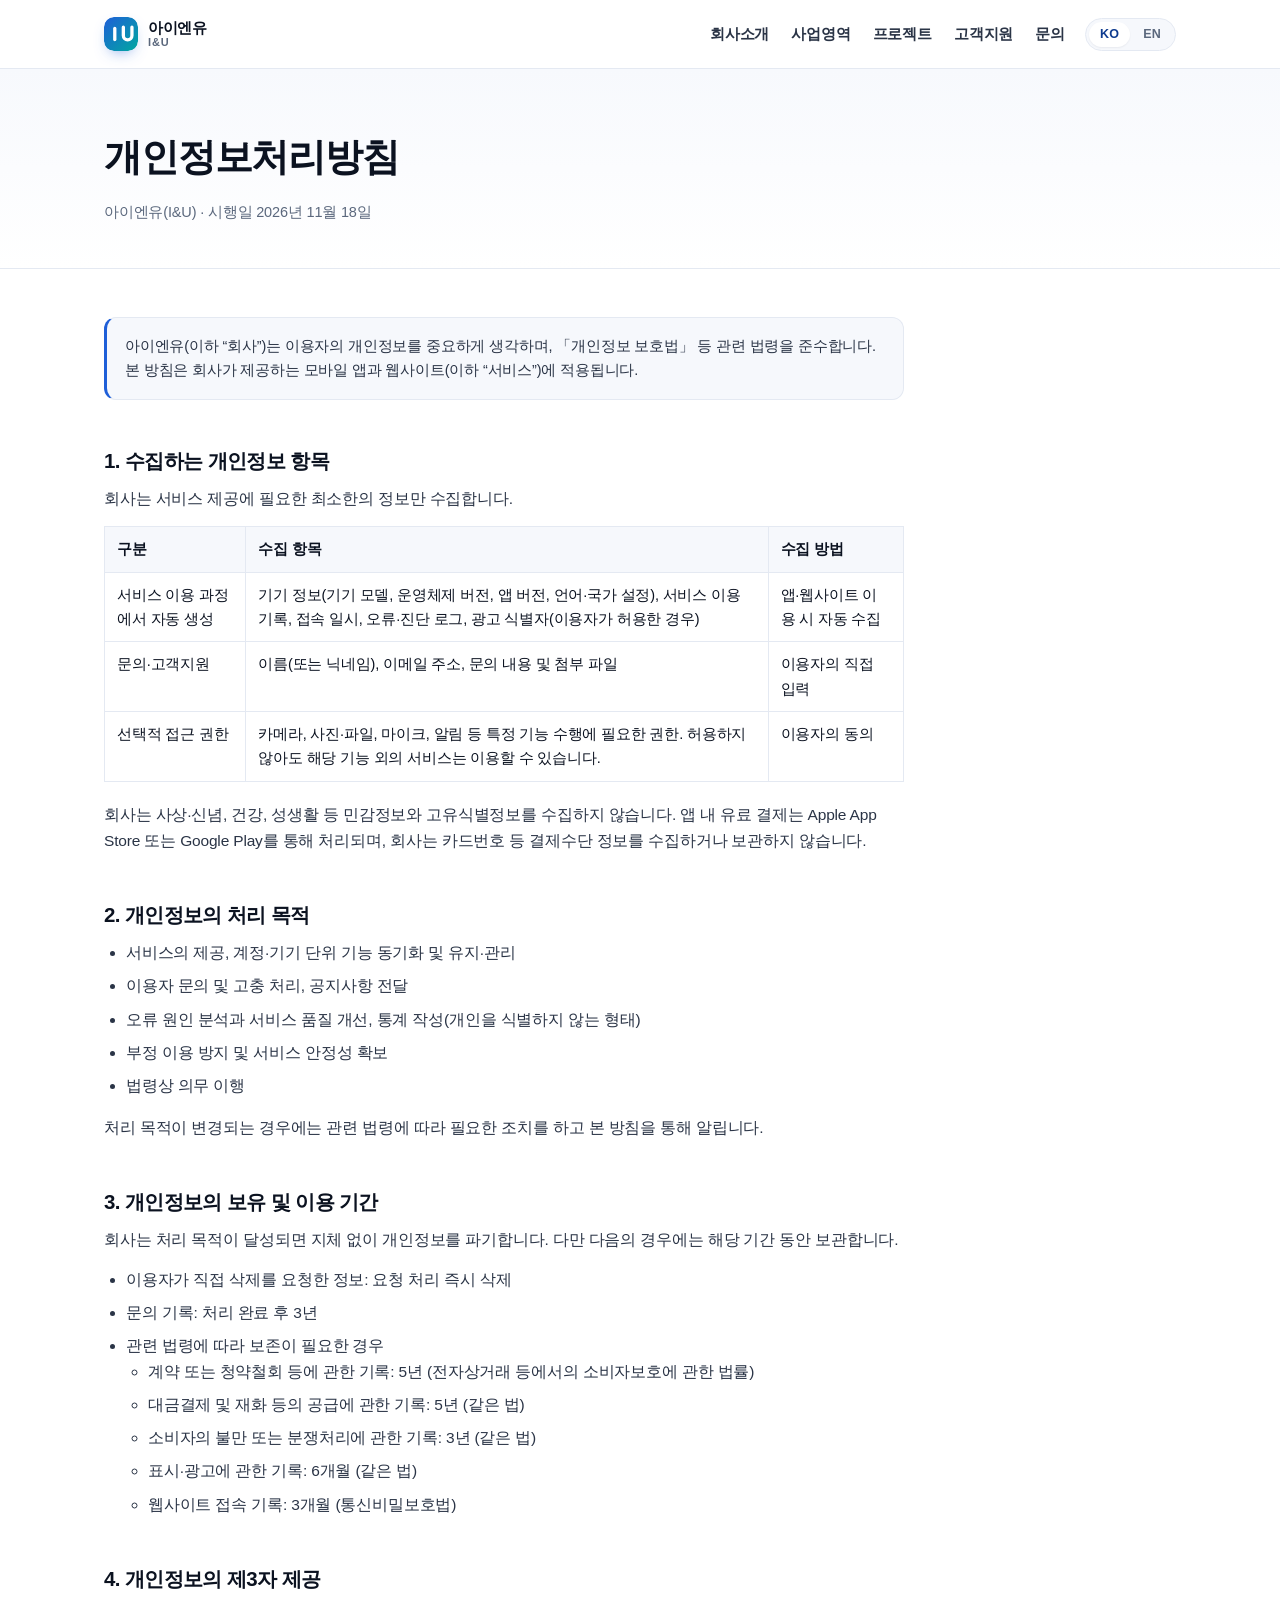
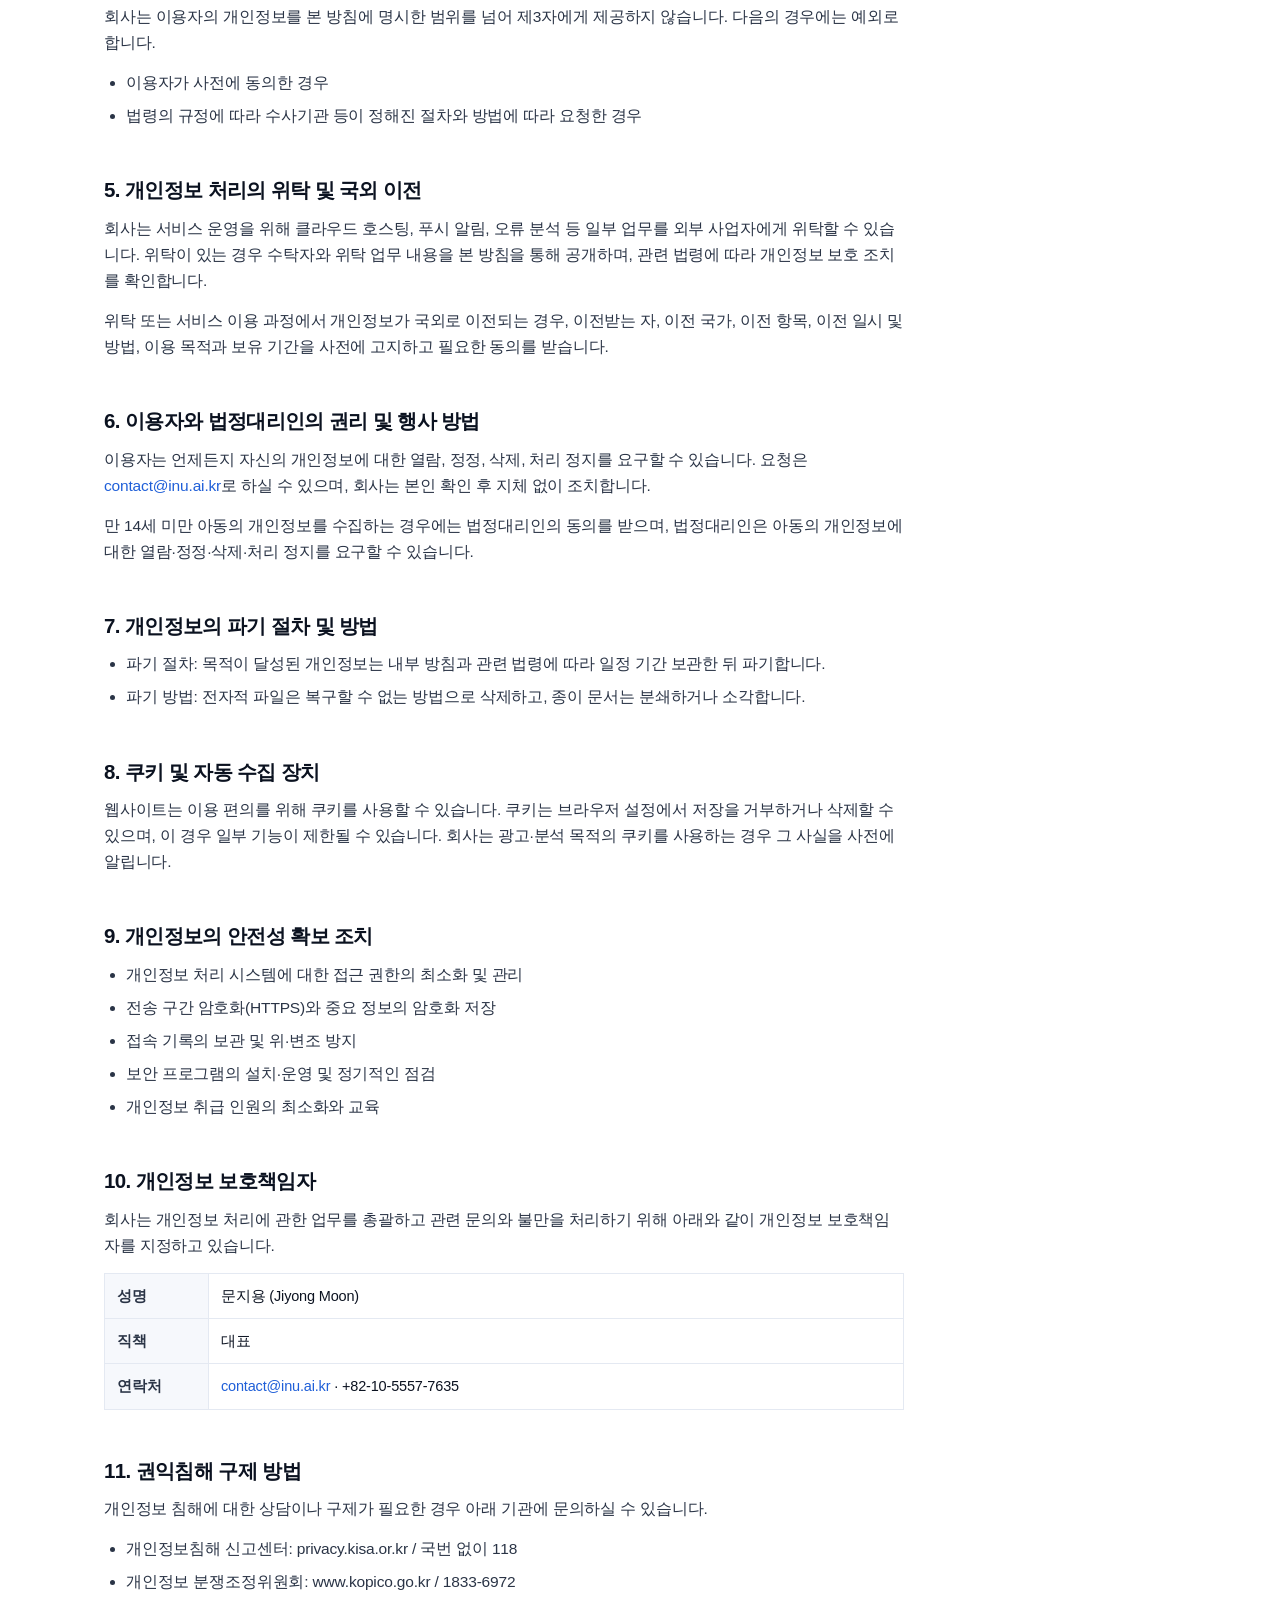
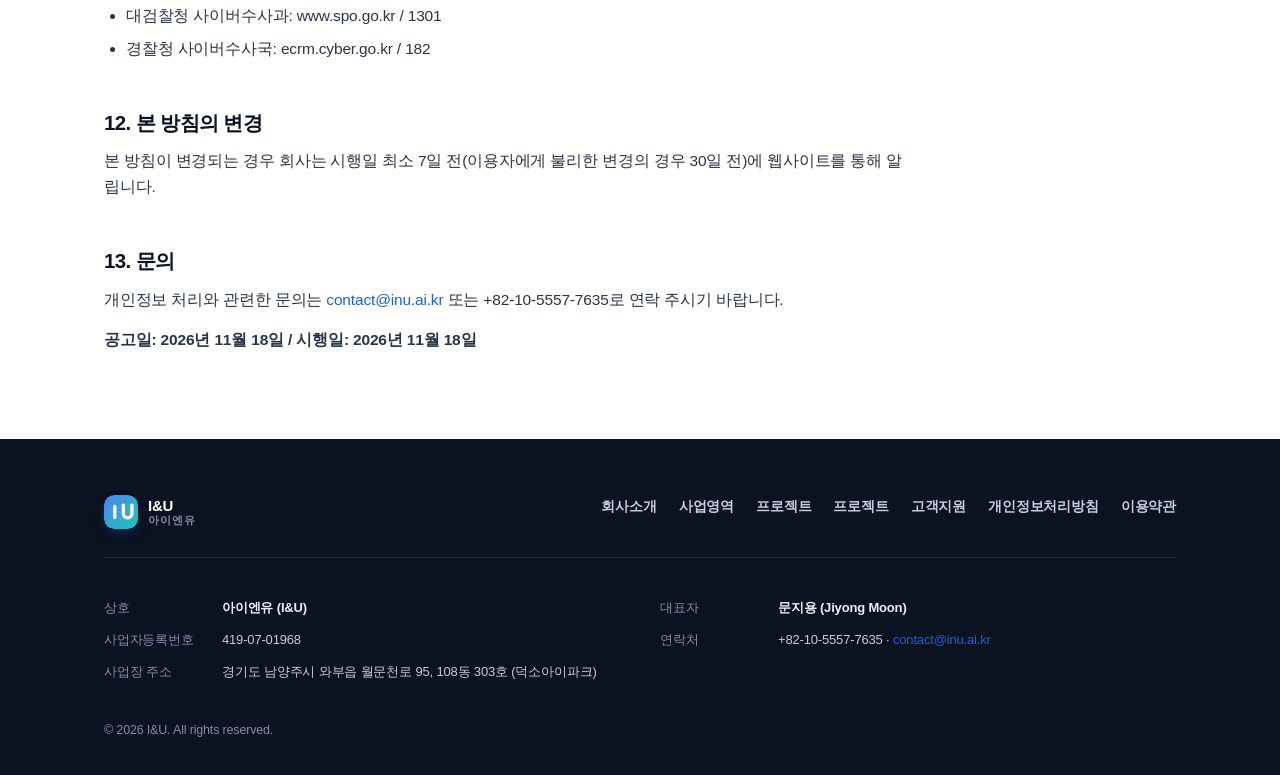
<file: privacy.html>
<!DOCTYPE html>
<html lang="ko" data-lang="ko">
<head>
<meta charset="utf-8">
<meta name="viewport" content="width=device-width, initial-scale=1">
<title>개인정보처리방침 | Privacy Policy — 아이엔유 I&amp;U</title>
<meta name="description" content="아이엔유(I&amp;U)의 개인정보처리방침입니다. 수집 항목, 이용 목적, 보유 기간, 이용자 권리, 개인정보 보호책임자를 안내합니다.">
<meta name="theme-color" content="#0b1220">
<link rel="icon" type="image/png" sizes="32x32" href="favicon-32.png">
<link rel="icon" type="image/svg+xml" href="favicon.svg">
<link rel="apple-touch-icon" href="apple-touch-icon.png">
<link rel="manifest" href="site.webmanifest">
<link rel="stylesheet" href="styles.css">
</head>
<body>

<header class="site-header">
  <div class="wrap header-inner">
    <a class="brand" href="index.html" aria-label="I&amp;U 아이엔유">
      <span class="brand-mark" aria-hidden="true">
        <svg viewBox="0 0 32 32" aria-hidden="true">
          <defs><linearGradient id="bg" x1="0" y1="0" x2="1" y2="1"><stop offset="0" stop-color="#1f5fd8"/><stop offset="1" stop-color="#00a8a0"/></linearGradient></defs>
          <rect width="32" height="32" rx="9" fill="url(#bg)"/>
          <rect x="8.6" y="9.2" width="3.1" height="13.6" rx="1.55" fill="#fff"/>
          <path d="M18.2 9.6v7.9a4.05 4.05 0 0 0 8.1 0V9.6" fill="none" stroke="#fff" stroke-width="3.1" stroke-linecap="round"/>
        </svg>
      </span>
      <span class="brand-text">
        <span class="brand-ko ko">아이엔유</span>
        <span class="brand-ko en">I&amp;U</span>
        <span class="brand-en">I&amp;U</span>
      </span>
    </a>

    <nav class="nav" aria-label="주요 메뉴">
      <a href="index.html#about"><span class="ko">회사소개</span><span class="en">About</span></a>
      <a href="index.html#business"><span class="ko">사업영역</span><span class="en">Business</span></a>
      <a href="index.html#projects"><span class="ko">프로젝트</span><span class="en">Projects</span></a>
      <a href="support.html" class="nav-hide-sm"><span class="ko">고객지원</span><span class="en">Support</span></a>
      <a href="index.html#contact" class="nav-contact"><span class="ko">문의</span><span class="en">Contact</span></a>
    </nav>

    <div class="lang-toggle" role="group" aria-label="Language / 언어">
      <button type="button" data-set-lang="ko" aria-pressed="true">KO</button>
      <button type="button" data-set-lang="en" aria-pressed="false">EN</button>
    </div>
  </div>
</header>

<main>
  <div class="doc-header">
    <div class="wrap">
      <h1><span class="ko">개인정보처리방침</span><span class="en">Privacy Policy</span></h1>
      <p>
        <span class="ko">아이엔유(I&amp;U) · 시행일 2026년 11월 18일</span>
        <span class="en">I&amp;U (아이엔유) · Effective 18 November 2026</span>
      </p>
    </div>
  </div>

  <div class="doc-body">
    <div class="wrap"><div class="prose">

      <!-- ================= KOREAN ================= -->
      <div class="ko">
        <p class="callout">아이엔유(이하 “회사”)는 이용자의 개인정보를 중요하게 생각하며, 「개인정보 보호법」 등 관련 법령을 준수합니다. 본 방침은 회사가 제공하는 모바일 앱과 웹사이트(이하 “서비스”)에 적용됩니다.</p>

        <h2>1. 수집하는 개인정보 항목</h2>
        <p>회사는 서비스 제공에 필요한 최소한의 정보만 수집합니다.</p>
        <table class="stack">
          <thead><tr><th>구분</th><th>수집 항목</th><th>수집 방법</th></tr></thead>
          <tbody>
          <tr>
            <td data-label="구분">서비스 이용 과정에서 자동 생성</td>
            <td data-label="수집 항목">기기 정보(기기 모델, 운영체제 버전, 앱 버전, 언어·국가 설정), 서비스 이용 기록, 접속 일시, 오류·진단 로그, 광고 식별자(이용자가 허용한 경우)</td>
            <td data-label="수집 방법">앱·웹사이트 이용 시 자동 수집</td>
          </tr>
          <tr>
            <td data-label="구분">문의·고객지원</td>
            <td data-label="수집 항목">이름(또는 닉네임), 이메일 주소, 문의 내용 및 첨부 파일</td>
            <td data-label="수집 방법">이용자의 직접 입력</td>
          </tr>
          <tr>
            <td data-label="구분">선택적 접근 권한</td>
            <td data-label="수집 항목">카메라, 사진·파일, 마이크, 알림 등 특정 기능 수행에 필요한 권한. 허용하지 않아도 해당 기능 외의 서비스는 이용할 수 있습니다.</td>
            <td data-label="수집 방법">이용자의 동의</td>
          </tr>
          </tbody>
        </table>
        <p>회사는 사상·신념, 건강, 성생활 등 민감정보와 고유식별정보를 수집하지 않습니다. 앱 내 유료 결제는 Apple App Store 또는 Google Play를 통해 처리되며, 회사는 카드번호 등 결제수단 정보를 수집하거나 보관하지 않습니다.</p>

        <h2>2. 개인정보의 처리 목적</h2>
        <ul>
          <li>서비스의 제공, 계정·기기 단위 기능 동기화 및 유지·관리</li>
          <li>이용자 문의 및 고충 처리, 공지사항 전달</li>
          <li>오류 원인 분석과 서비스 품질 개선, 통계 작성(개인을 식별하지 않는 형태)</li>
          <li>부정 이용 방지 및 서비스 안정성 확보</li>
          <li>법령상 의무 이행</li>
        </ul>
        <p>처리 목적이 변경되는 경우에는 관련 법령에 따라 필요한 조치를 하고 본 방침을 통해 알립니다.</p>

        <h2>3. 개인정보의 보유 및 이용 기간</h2>
        <p>회사는 처리 목적이 달성되면 지체 없이 개인정보를 파기합니다. 다만 다음의 경우에는 해당 기간 동안 보관합니다.</p>
        <ul>
          <li>이용자가 직접 삭제를 요청한 정보: 요청 처리 즉시 삭제</li>
          <li>문의 기록: 처리 완료 후 3년</li>
          <li>관련 법령에 따라 보존이 필요한 경우
            <ul>
              <li>계약 또는 청약철회 등에 관한 기록: 5년 (전자상거래 등에서의 소비자보호에 관한 법률)</li>
              <li>대금결제 및 재화 등의 공급에 관한 기록: 5년 (같은 법)</li>
              <li>소비자의 불만 또는 분쟁처리에 관한 기록: 3년 (같은 법)</li>
              <li>표시·광고에 관한 기록: 6개월 (같은 법)</li>
              <li>웹사이트 접속 기록: 3개월 (통신비밀보호법)</li>
            </ul>
          </li>
        </ul>

        <h2>4. 개인정보의 제3자 제공</h2>
        <p>회사는 이용자의 개인정보를 본 방침에 명시한 범위를 넘어 제3자에게 제공하지 않습니다. 다음의 경우에는 예외로 합니다.</p>
        <ul>
          <li>이용자가 사전에 동의한 경우</li>
          <li>법령의 규정에 따라 수사기관 등이 정해진 절차와 방법에 따라 요청한 경우</li>
        </ul>

        <h2>5. 개인정보 처리의 위탁 및 국외 이전</h2>
        <p>회사는 서비스 운영을 위해 클라우드 호스팅, 푸시 알림, 오류 분석 등 일부 업무를 외부 사업자에게 위탁할 수 있습니다. 위탁이 있는 경우 수탁자와 위탁 업무 내용을 본 방침을 통해 공개하며, 관련 법령에 따라 개인정보 보호 조치를 확인합니다.</p>
        <p>위탁 또는 서비스 이용 과정에서 개인정보가 국외로 이전되는 경우, 이전받는 자, 이전 국가, 이전 항목, 이전 일시 및 방법, 이용 목적과 보유 기간을 사전에 고지하고 필요한 동의를 받습니다.</p>

        <h2>6. 이용자와 법정대리인의 권리 및 행사 방법</h2>
        <p>이용자는 언제든지 자신의 개인정보에 대한 열람, 정정, 삭제, 처리 정지를 요구할 수 있습니다. 요청은 <a href="mailto:contact@inu.ai.kr">contact@inu.ai.kr</a>로 하실 수 있으며, 회사는 본인 확인 후 지체 없이 조치합니다.</p>
        <p>만 14세 미만 아동의 개인정보를 수집하는 경우에는 법정대리인의 동의를 받으며, 법정대리인은 아동의 개인정보에 대한 열람·정정·삭제·처리 정지를 요구할 수 있습니다.</p>

        <h2>7. 개인정보의 파기 절차 및 방법</h2>
        <ul>
          <li>파기 절차: 목적이 달성된 개인정보는 내부 방침과 관련 법령에 따라 일정 기간 보관한 뒤 파기합니다.</li>
          <li>파기 방법: 전자적 파일은 복구할 수 없는 방법으로 삭제하고, 종이 문서는 분쇄하거나 소각합니다.</li>
        </ul>

        <h2>8. 쿠키 및 자동 수집 장치</h2>
        <p>웹사이트는 이용 편의를 위해 쿠키를 사용할 수 있습니다. 쿠키는 브라우저 설정에서 저장을 거부하거나 삭제할 수 있으며, 이 경우 일부 기능이 제한될 수 있습니다. 회사는 광고·분석 목적의 쿠키를 사용하는 경우 그 사실을 사전에 알립니다.</p>

        <h2>9. 개인정보의 안전성 확보 조치</h2>
        <ul>
          <li>개인정보 처리 시스템에 대한 접근 권한의 최소화 및 관리</li>
          <li>전송 구간 암호화(HTTPS)와 중요 정보의 암호화 저장</li>
          <li>접속 기록의 보관 및 위·변조 방지</li>
          <li>보안 프로그램의 설치·운영 및 정기적인 점검</li>
          <li>개인정보 취급 인원의 최소화와 교육</li>
        </ul>

        <h2>10. 개인정보 보호책임자</h2>
        <p>회사는 개인정보 처리에 관한 업무를 총괄하고 관련 문의와 불만을 처리하기 위해 아래와 같이 개인정보 보호책임자를 지정하고 있습니다.</p>
        <table class="kv">
          <tr><th>성명</th><td>문지용 (Jiyong Moon)</td></tr>
          <tr><th>직책</th><td>대표</td></tr>
          <tr><th>연락처</th><td><a href="mailto:contact@inu.ai.kr">contact@inu.ai.kr</a> · +82-10-5557-7635</td></tr>
        </table>

        <h2>11. 권익침해 구제 방법</h2>
        <p>개인정보 침해에 대한 상담이나 구제가 필요한 경우 아래 기관에 문의하실 수 있습니다.</p>
        <ul>
          <li>개인정보침해 신고센터: privacy.kisa.or.kr / 국번 없이 118</li>
          <li>개인정보 분쟁조정위원회: www.kopico.go.kr / 1833-6972</li>
          <li>대검찰청 사이버수사과: www.spo.go.kr / 1301</li>
          <li>경찰청 사이버수사국: ecrm.cyber.go.kr / 182</li>
        </ul>

        <h2>12. 본 방침의 변경</h2>
        <p>본 방침이 변경되는 경우 회사는 시행일 최소 7일 전(이용자에게 불리한 변경의 경우 30일 전)에 웹사이트를 통해 알립니다.</p>

        <h2>13. 문의</h2>
        <p>개인정보 처리와 관련한 문의는 <a href="mailto:contact@inu.ai.kr">contact@inu.ai.kr</a> 또는 +82-10-5557-7635로 연락 주시기 바랍니다.</p>
        <p><strong>공고일: 2026년 11월 18일 / 시행일: 2026년 11월 18일</strong></p>
      </div>

      <!-- ================= ENGLISH ================= -->
      <div class="en">
        <p class="callout">I&amp;U (“the Company”) takes your privacy seriously and complies with the Personal Information Protection Act of the Republic of Korea and other applicable laws. This policy applies to the mobile applications and website we provide (the “Services”).</p>

        <h2>1. Information We Collect</h2>
        <p>We collect only what is necessary to provide the Services.</p>
        <table class="stack">
          <thead><tr><th>Category</th><th>Items</th><th>How it is collected</th></tr></thead>
          <tbody>
          <tr>
            <td data-label="Category">Generated automatically when you use the Services</td>
            <td data-label="Items">Device information (device model, OS version, app version, language and country settings), usage records, access times, error and diagnostic logs, advertising identifier (only where you allow it)</td>
            <td data-label="How it is collected">Collected automatically when you use the app or website</td>
          </tr>
          <tr>
            <td data-label="Category">Enquiries and support</td>
            <td data-label="Items">Name (or nickname), email address, the content of your enquiry and any attachments</td>
            <td data-label="How it is collected">Provided directly by you</td>
          </tr>
          <tr>
            <td data-label="Category">Optional permissions</td>
            <td data-label="Items">Camera, photos and files, microphone, notifications — permissions needed for particular features. Declining them does not prevent use of the rest of the Services.</td>
            <td data-label="How it is collected">With your consent</td>
          </tr>
          </tbody>
        </table>
        <p>We do not collect sensitive information (such as beliefs, health or sexual life) or unique identification numbers. In-app purchases are processed by the Apple App Store or Google Play; we do not collect or store payment card details.</p>

        <h2>2. Purposes of Processing</h2>
        <ul>
          <li>Providing the Services and keeping account- or device-level features working</li>
          <li>Responding to enquiries and complaints, and sending service notices</li>
          <li>Diagnosing errors, improving quality and compiling statistics (in a form that does not identify individuals)</li>
          <li>Preventing misuse and maintaining service stability</li>
          <li>Meeting legal obligations</li>
        </ul>
        <p>If a purpose changes, we take the steps required by law and announce the change through this policy.</p>

        <h2>3. Retention and Use Period</h2>
        <p>We destroy personal information without delay once the purpose of processing is achieved, except where the following periods apply.</p>
        <ul>
          <li>Information you ask us to delete: deleted as soon as the request is processed</li>
          <li>Enquiry records: 3 years after the enquiry is resolved</li>
          <li>Where retention is required by law
            <ul>
              <li>Records of contracts or withdrawal of offers: 5 years (Act on Consumer Protection in Electronic Commerce, etc.)</li>
              <li>Records of payment and supply: 5 years (same Act)</li>
              <li>Records of consumer complaints or dispute resolution: 3 years (same Act)</li>
              <li>Records of labelling and advertising: 6 months (same Act)</li>
              <li>Website access logs: 3 months (Protection of Communications Secrets Act)</li>
            </ul>
          </li>
        </ul>

        <h2>4. Provision to Third Parties</h2>
        <p>We do not provide your personal information to third parties beyond the scope described in this policy, except where you have consented in advance or where an investigative authority requests it under the procedures and methods prescribed by law.</p>

        <h2>5. Processing on Our Behalf and Cross-Border Transfer</h2>
        <p>We may entrust some work — such as cloud hosting, push notifications and error analysis — to external providers in order to operate the Services. Where we do, we disclose the processor and the work entrusted through this policy and verify their safeguards as required by law.</p>
        <p>Where personal information is transferred outside Korea, we notify in advance the recipient, the country, the items transferred, the timing and method of transfer, the purpose and the retention period, and obtain any consent required.</p>

        <h2>6. Your Rights</h2>
        <p>You may at any time request access to, correction of, deletion of, or suspension of the processing of your personal information. Requests can be sent to <a href="mailto:contact@inu.ai.kr">contact@inu.ai.kr</a>; we verify your identity and act without delay.</p>
        <p>Where we collect the personal information of a child under 14, we obtain the consent of the legal guardian, who may request access, correction, deletion or suspension of processing.</p>

        <h2>7. Destruction</h2>
        <ul>
          <li>Procedure: information whose purpose has been achieved is retained for the periods set out above and then destroyed.</li>
          <li>Method: electronic files are deleted irrecoverably; paper documents are shredded or incinerated.</li>
        </ul>

        <h2>8. Cookies and Automatic Collection</h2>
        <p>Our website may use cookies for convenience. You can refuse or delete cookies in your browser settings; some features may then be limited. Where we use cookies for advertising or analytics, we tell you in advance.</p>

        <h2>9. Safeguards</h2>
        <ul>
          <li>Least-privilege access control over personal information systems</li>
          <li>Encryption in transit (HTTPS) and encryption of important data at rest</li>
          <li>Retention of access logs and protection against alteration</li>
          <li>Security software, regular checks and staff training</li>
        </ul>

        <h2>10. Privacy Officer</h2>
        <table class="kv">
          <tr><th>Name</th><td>Jiyong Moon (문지용)</td></tr>
          <tr><th>Title</th><td>Representative</td></tr>
          <tr><th>Contact</th><td><a href="mailto:contact@inu.ai.kr">contact@inu.ai.kr</a> · +82-10-5557-7635</td></tr>
        </table>

        <h2>11. Remedies</h2>
        <p>For counselling or remedies regarding privacy infringement you may contact:</p>
        <ul>
          <li>Privacy Infringement Report Center: privacy.kisa.or.kr / 118 (within Korea)</li>
          <li>Personal Information Dispute Mediation Committee: www.kopico.go.kr / 1833-6972</li>
          <li>Supreme Prosecutors' Office Cyber Investigation: www.spo.go.kr / 1301</li>
          <li>National Police Agency Cyber Bureau: ecrm.cyber.go.kr / 182</li>
        </ul>

        <h2>12. Changes to This Policy</h2>
        <p>We announce changes on this website at least 7 days before they take effect (30 days for changes unfavourable to users).</p>

        <h2>13. Contact</h2>
        <p>For anything about this policy, write to <a href="mailto:contact@inu.ai.kr">contact@inu.ai.kr</a> or call +82-10-5557-7635.</p>
        <p><strong>Announced 18 November 2026 · Effective 18 November 2026</strong></p>
      </div>

    </div>
  </div></div>
</main>

<footer class="site-footer">
  <div class="wrap">
    <div class="footer-top">
      <a class="brand" href="index.html" aria-label="I&amp;U 아이엔유">
        <span class="brand-mark" aria-hidden="true">
          <svg viewBox="0 0 32 32" aria-hidden="true">
            <defs><linearGradient id="bgf" x1="0" y1="0" x2="1" y2="1"><stop offset="0" stop-color="#4b86ee"/><stop offset="1" stop-color="#22c2b8"/></linearGradient></defs>
            <rect width="32" height="32" rx="9" fill="url(#bgf)"/>
            <rect x="8.6" y="9.2" width="3.1" height="13.6" rx="1.55" fill="#fff"/>
            <path d="M18.2 9.6v7.9a4.05 4.05 0 0 0 8.1 0V9.6" fill="none" stroke="#fff" stroke-width="3.1" stroke-linecap="round"/>
          </svg>
        </span>
        <span class="brand-text">
          <span class="brand-ko">I&amp;U</span>
          <span class="brand-en">아이엔유</span>
        </span>
      </a>
      <nav class="footer-nav" aria-label="바닥글 메뉴">
        <a href="index.html#about"><span class="ko">회사소개</span><span class="en">About</span></a>
        <a href="index.html#business"><span class="ko">사업영역</span><span class="en">Business</span></a>
        <a href="index.html#projects"><span class="ko">프로젝트</span><span class="en">Projects</span></a>
      <a href="index.html#projects"><span class="ko">프로젝트</span><span class="en">Projects</span></a>
        <a href="support.html"><span class="ko">고객지원</span><span class="en">Support</span></a>
        <a href="privacy.html"><span class="ko">개인정보처리방침</span><span class="en">Privacy Policy</span></a>
        <a href="terms.html"><span class="ko">이용약관</span><span class="en">Terms of Service</span></a>
      </nav>
    </div>
    <dl class="legal">
      <div><dt><span class="ko">상호</span><span class="en">Company</span></dt><dd><strong>아이엔유 (I&amp;U)</strong></dd></div>
      <div><dt><span class="ko">대표자</span><span class="en">Representative</span></dt><dd><strong>문지용 (Jiyong Moon)</strong></dd></div>
      <div><dt><span class="ko">사업자등록번호</span><span class="en">Business Reg. No.</span></dt><dd>419-07-01968</dd></div>
      <div><dt><span class="ko">연락처</span><span class="en">Contact</span></dt><dd>+82-10-5557-7635 · <a href="mailto:contact@inu.ai.kr">contact@inu.ai.kr</a></dd></div>
      <div>
        <dt><span class="ko">사업장 주소</span><span class="en">Address</span></dt>
        <dd>
          <span class="ko">경기도 남양주시 와부읍 월문천로 95, 108동 303호 (덕소아이파크)</span>
          <span class="en">108-303, 95 Wolmuncheon-ro, Wabu-eup, Namyangju-si, Gyeonggi-do 12213, Republic of Korea</span>
        </dd>
      </div>
    </dl>
    <p class="copyright">© 2026 I&amp;U. All rights reserved.</p>
  </div>
</footer>

<script src="main.js"></script>
</body>
</html>
</file>
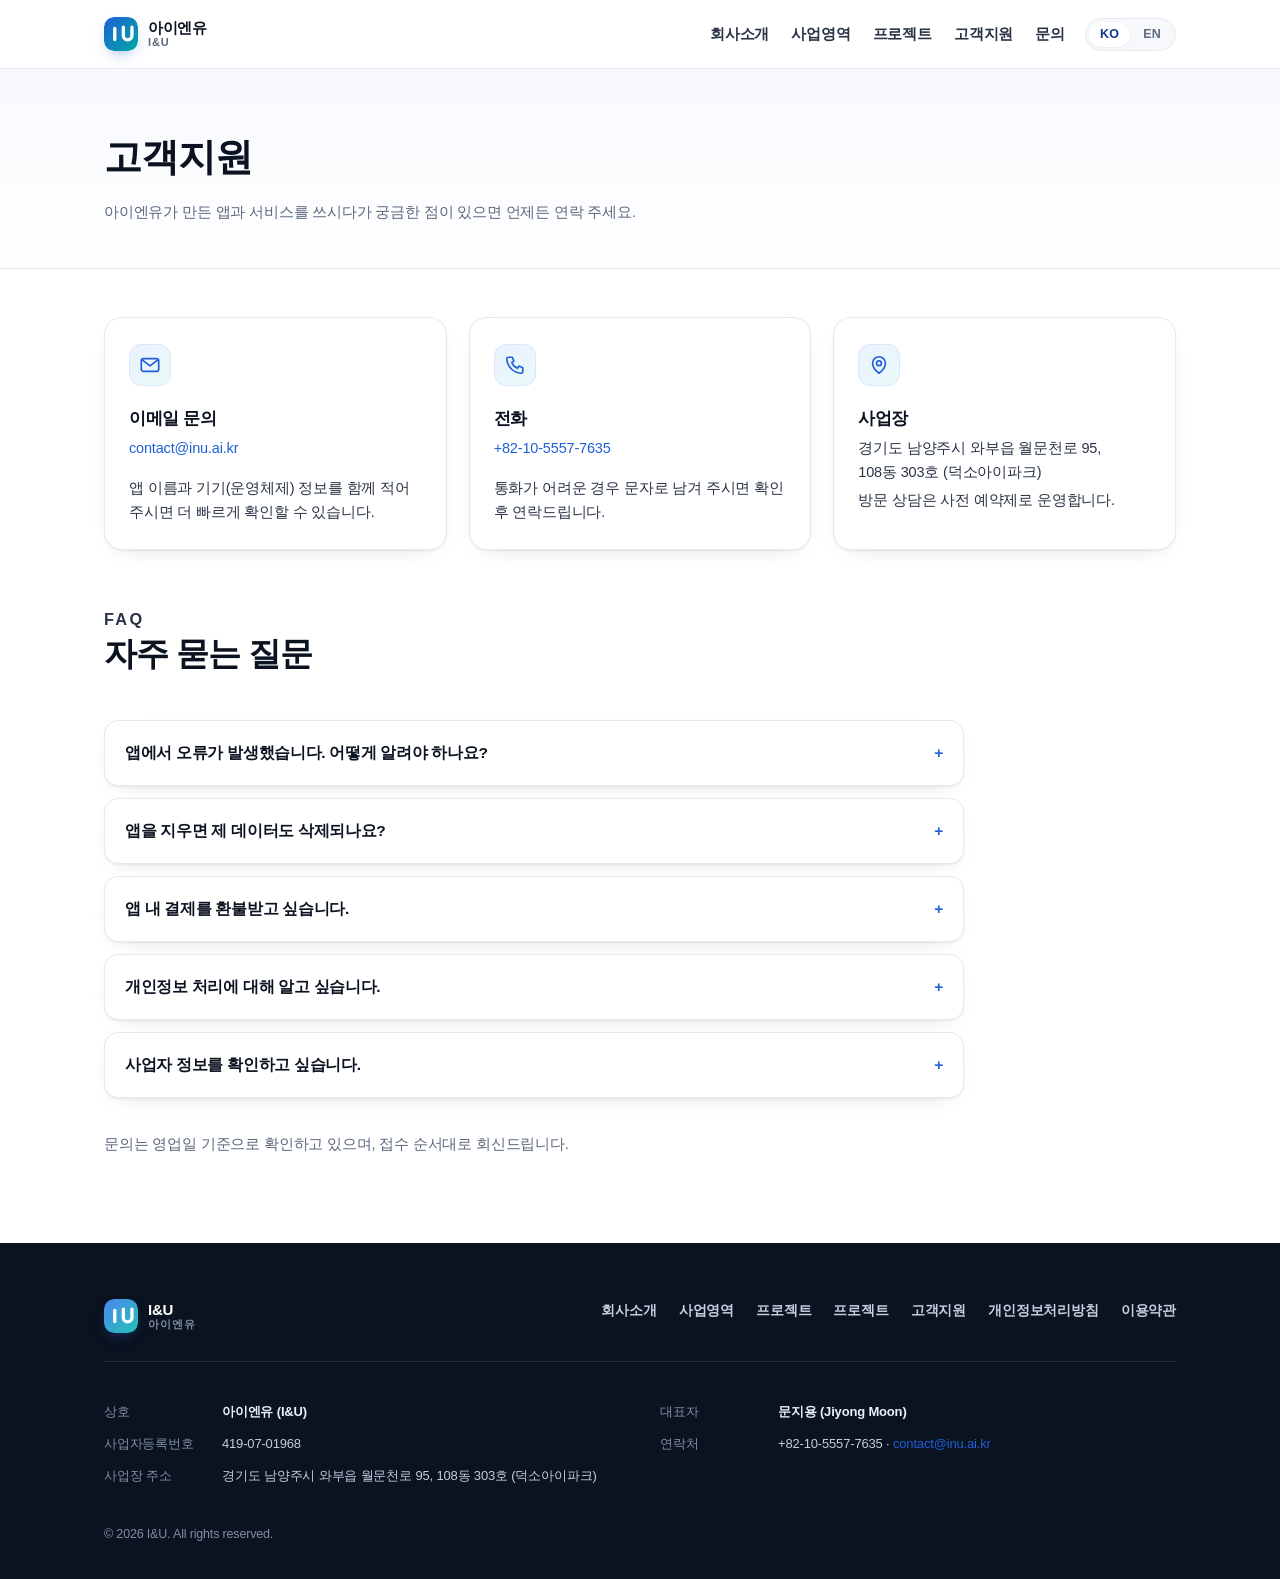
<file: support.html>
<!DOCTYPE html>
<html lang="ko" data-lang="ko">
<head>
<meta charset="utf-8">
<meta name="viewport" content="width=device-width, initial-scale=1">
<title>고객지원 | Support — 아이엔유 I&amp;U</title>
<meta name="description" content="아이엔유(I&amp;U) 앱과 서비스의 고객지원 안내입니다. 문의 이메일, 전화, 자주 묻는 질문을 확인하세요.">
<meta name="theme-color" content="#0b1220">
<link rel="icon" type="image/png" sizes="32x32" href="favicon-32.png">
<link rel="icon" type="image/svg+xml" href="favicon.svg">
<link rel="apple-touch-icon" href="apple-touch-icon.png">
<link rel="manifest" href="site.webmanifest">
<link rel="stylesheet" href="styles.css">
</head>
<body>

<header class="site-header">
  <div class="wrap header-inner">
    <a class="brand" href="index.html" aria-label="I&amp;U 아이엔유">
      <span class="brand-mark" aria-hidden="true">
        <svg viewBox="0 0 32 32" aria-hidden="true">
          <defs><linearGradient id="bg" x1="0" y1="0" x2="1" y2="1"><stop offset="0" stop-color="#1f5fd8"/><stop offset="1" stop-color="#00a8a0"/></linearGradient></defs>
          <rect width="32" height="32" rx="9" fill="url(#bg)"/>
          <rect x="8.6" y="9.2" width="3.1" height="13.6" rx="1.55" fill="#fff"/>
          <path d="M18.2 9.6v7.9a4.05 4.05 0 0 0 8.1 0V9.6" fill="none" stroke="#fff" stroke-width="3.1" stroke-linecap="round"/>
        </svg>
      </span>
      <span class="brand-text">
        <span class="brand-ko ko">아이엔유</span>
        <span class="brand-ko en">I&amp;U</span>
        <span class="brand-en">I&amp;U</span>
      </span>
    </a>

    <nav class="nav" aria-label="주요 메뉴">
      <a href="index.html#about"><span class="ko">회사소개</span><span class="en">About</span></a>
      <a href="index.html#business"><span class="ko">사업영역</span><span class="en">Business</span></a>
      <a href="index.html#projects"><span class="ko">프로젝트</span><span class="en">Projects</span></a>
      <a href="support.html" class="nav-hide-sm"><span class="ko">고객지원</span><span class="en">Support</span></a>
      <a href="index.html#contact" class="nav-contact"><span class="ko">문의</span><span class="en">Contact</span></a>
    </nav>

    <div class="lang-toggle" role="group" aria-label="Language / 언어">
      <button type="button" data-set-lang="ko" aria-pressed="true">KO</button>
      <button type="button" data-set-lang="en" aria-pressed="false">EN</button>
    </div>
  </div>
</header>

<main>
  <div class="doc-header">
    <div class="wrap">
      <h1><span class="ko">고객지원</span><span class="en">Support</span></h1>
      <p>
        <span class="ko">아이엔유가 만든 앱과 서비스를 쓰시다가 궁금한 점이 있으면 언제든 연락 주세요.</span>
        <span class="en">If something about our apps and services is unclear, contact us any time.</span>
      </p>
    </div>
  </div>

  <div class="doc-body">
    <div class="wrap">

      <div class="cards" style="margin-bottom:14px">
        <article class="card">
          <div class="card-icon" aria-hidden="true">
            <svg width="22" height="22" viewBox="0 0 24 24" fill="none" stroke="currentColor" stroke-width="1.8" stroke-linecap="round" stroke-linejoin="round"><rect x="2.5" y="5" width="19" height="14" rx="2.5"/><path d="M3.5 6.5 12 13l8.5-6.5"/></svg>
          </div>
          <h3><span class="ko">이메일 문의</span><span class="en">Email</span></h3>
          <p><a href="mailto:contact@inu.ai.kr">contact@inu.ai.kr</a></p>
          <p style="margin-bottom:0"><span class="ko">앱 이름과 기기(운영체제) 정보를 함께 적어 주시면 더 빠르게 확인할 수 있습니다.</span><span class="en">Including the app name and your device (OS) helps us answer faster.</span></p>
        </article>

        <article class="card">
          <div class="card-icon" aria-hidden="true">
            <svg width="22" height="22" viewBox="0 0 24 24" fill="none" stroke="currentColor" stroke-width="1.8" stroke-linecap="round" stroke-linejoin="round"><path d="M5 3.5h4l1.8 4.3-2.4 1.6a12 12 0 0 0 6.2 6.2l1.6-2.4 4.3 1.8v4a2 2 0 0 1-2.2 2A17 17 0 0 1 3 5.7a2 2 0 0 1 2-2.2z"/></svg>
          </div>
          <h3><span class="ko">전화</span><span class="en">Phone</span></h3>
          <p><a href="tel:+821055577635">+82-10-5557-7635</a></p>
          <p style="margin-bottom:0"><span class="ko">통화가 어려운 경우 문자로 남겨 주시면 확인 후 연락드립니다.</span><span class="en">If we cannot answer, leave a message and we will call back.</span></p>
        </article>

        <article class="card">
          <div class="card-icon" aria-hidden="true">
            <svg width="22" height="22" viewBox="0 0 24 24" fill="none" stroke="currentColor" stroke-width="1.8" stroke-linecap="round" stroke-linejoin="round"><path d="M12 21s7-5.3 7-11a7 7 0 1 0-14 0c0 5.7 7 11 7 11z"/><circle cx="12" cy="10" r="2.6"/></svg>
          </div>
          <h3><span class="ko">사업장</span><span class="en">Office</span></h3>
          <p class="ko" style="margin-bottom:4px">경기도 남양주시 와부읍 월문천로 95,<br>108동 303호 (덕소아이파크)</p>
          <p class="en" style="margin-bottom:4px">108-303, 95 Wolmuncheon-ro,<br>Wabu-eup, Namyangju-si, Gyeonggi-do 12213, Korea</p>
          <p style="margin-bottom:0"><span class="ko">방문 상담은 사전 예약제로 운영합니다.</span><span class="en">Visits by appointment only.</span></p>
        </article>
      </div>

      <div class="section-head" style="margin-top:56px">
        <p class="section-label">FAQ</p>
        <h2><span class="ko">자주 묻는 질문</span><span class="en">Frequently asked questions</span></h2>
      </div>

      <div class="faq">
        <details>
          <summary><span class="ko">앱에서 오류가 발생했습니다. 어떻게 알려야 하나요?</span><span class="en">Something in the app is broken — how do I report it?</span></summary>
          <div class="answer">
            <div class="ko">
              <p><a href="mailto:contact@inu.ai.kr">contact@inu.ai.kr</a>로 ① 앱 이름 ② 기기 모델과 운영체제 버전 ③ 어떤 화면에서 무엇을 하다가 발생했는지 ④ 가능하면 화면 캡처를 보내 주세요. 확인 후 회신드립니다.</p>
            </div>
            <div class="en">
              <p>Email <a href="mailto:contact@inu.ai.kr">contact@inu.ai.kr</a> with (1) the app name, (2) your device model and OS version, (3) the screen and action that caused the problem, and (4) a screenshot if you have one.</p>
            </div>
          </div>
        </details>

        <details>
          <summary><span class="ko">앱을 지우면 제 데이터도 삭제되나요?</span><span class="en">If I delete the app, is my data deleted?</span></summary>
          <div class="answer">
            <div class="ko">
              <p>기기에 저장된 데이터는 앱을 삭제하면 함께 사라집니다. 서버에 보관되는 정보까지 삭제하기를 원하시면 위 이메일로 삭제를 요청해 주세요. 본인 확인 후 지체 없이 처리합니다.</p>
            </div>
            <div class="en">
              <p>Data stored on your device is removed with the app. To have information held on our servers deleted as well, email us and we will delete it after verifying your identity.</p>
            </div>
          </div>
        </details>

        <details>
          <summary><span class="ko">앱 내 결제를 환불받고 싶습니다.</span><span class="en">I would like a refund for an in-app purchase.</span></summary>
          <div class="answer">
            <div class="ko">
              <p>앱 내 결제는 Apple App Store 또는 Google Play를 통해 처리됩니다. 환불은 해당 스토어의 환불 정책과 절차를 따르며, 스토어의 구매 내역에서 직접 요청하실 수 있습니다. 도움이 필요하시면 문의해 주세요.</p>
            </div>
            <div class="en">
              <p>In-app purchases are processed by the Apple App Store or Google Play. Refunds follow that store's policy and can be requested from your purchase history there. Contact us if you need help.</p>
            </div>
          </div>
        </details>

        <details>
          <summary><span class="ko">개인정보 처리에 대해 알고 싶습니다.</span><span class="en">How is my personal information handled?</span></summary>
          <div class="answer">
            <div class="ko">
              <p>수집 항목, 이용 목적, 보유 기간 등 자세한 내용은 <a href="privacy.html">개인정보처리방침</a>에서 확인하실 수 있습니다. 열람·정정·삭제 요청도 같은 이메일로 접수합니다.</p>
            </div>
            <div class="en">
              <p>See our <a href="privacy.html">Privacy Policy</a> for what we collect, why, and how long we keep it. Access, correction and deletion requests go to the same address.</p>
            </div>
          </div>
        </details>

        <details>
          <summary><span class="ko">사업자 정보를 확인하고 싶습니다.</span><span class="en">Where can I find your company details?</span></summary>
          <div class="answer">
            <div class="ko">
              <p>상호 아이엔유(I&amp;U), 대표자 문지용, 사업자등록번호 419-07-01968, 주소 경기도 남양주시 와부읍 월문천로 95, 108동 303호입니다. 모든 페이지 하단에서도 확인하실 수 있습니다.</p>
            </div>
            <div class="en">
              <p>I&amp;U (아이엔유), representative Jiyong Moon, business registration number 419-07-01968, 108-303, 95 Wolmuncheon-ro, Wabu-eup, Namyangju-si, Gyeonggi-do 12213, Republic of Korea. These details also appear in the footer of every page.</p>
            </div>
          </div>
        </details>
      </div>

      <p style="margin-top:34px;color:var(--muted);font-size:14.5px">
        <span class="ko">문의는 영업일 기준으로 확인하고 있으며, 접수 순서대로 회신드립니다.</span>
        <span class="en">Enquiries are reviewed on business days and answered in the order received.</span>
      </p>

    </div>
  </div>
</main>

<footer class="site-footer">
  <div class="wrap">
    <div class="footer-top">
      <a class="brand" href="index.html" aria-label="I&amp;U 아이엔유">
        <span class="brand-mark" aria-hidden="true">
          <svg viewBox="0 0 32 32" aria-hidden="true">
            <defs><linearGradient id="bgf" x1="0" y1="0" x2="1" y2="1"><stop offset="0" stop-color="#4b86ee"/><stop offset="1" stop-color="#22c2b8"/></linearGradient></defs>
            <rect width="32" height="32" rx="9" fill="url(#bgf)"/>
            <rect x="8.6" y="9.2" width="3.1" height="13.6" rx="1.55" fill="#fff"/>
            <path d="M18.2 9.6v7.9a4.05 4.05 0 0 0 8.1 0V9.6" fill="none" stroke="#fff" stroke-width="3.1" stroke-linecap="round"/>
          </svg>
        </span>
        <span class="brand-text">
          <span class="brand-ko">I&amp;U</span>
          <span class="brand-en">아이엔유</span>
        </span>
      </a>
      <nav class="footer-nav" aria-label="바닥글 메뉴">
        <a href="index.html#about"><span class="ko">회사소개</span><span class="en">About</span></a>
        <a href="index.html#business"><span class="ko">사업영역</span><span class="en">Business</span></a>
        <a href="index.html#projects"><span class="ko">프로젝트</span><span class="en">Projects</span></a>
      <a href="index.html#projects"><span class="ko">프로젝트</span><span class="en">Projects</span></a>
        <a href="support.html"><span class="ko">고객지원</span><span class="en">Support</span></a>
        <a href="privacy.html"><span class="ko">개인정보처리방침</span><span class="en">Privacy Policy</span></a>
        <a href="terms.html"><span class="ko">이용약관</span><span class="en">Terms of Service</span></a>
      </nav>
    </div>
    <dl class="legal">
      <div><dt><span class="ko">상호</span><span class="en">Company</span></dt><dd><strong>아이엔유 (I&amp;U)</strong></dd></div>
      <div><dt><span class="ko">대표자</span><span class="en">Representative</span></dt><dd><strong>문지용 (Jiyong Moon)</strong></dd></div>
      <div><dt><span class="ko">사업자등록번호</span><span class="en">Business Reg. No.</span></dt><dd>419-07-01968</dd></div>
      <div><dt><span class="ko">연락처</span><span class="en">Contact</span></dt><dd>+82-10-5557-7635 · <a href="mailto:contact@inu.ai.kr">contact@inu.ai.kr</a></dd></div>
      <div>
        <dt><span class="ko">사업장 주소</span><span class="en">Address</span></dt>
        <dd>
          <span class="ko">경기도 남양주시 와부읍 월문천로 95, 108동 303호 (덕소아이파크)</span>
          <span class="en">108-303, 95 Wolmuncheon-ro, Wabu-eup, Namyangju-si, Gyeonggi-do 12213, Republic of Korea</span>
        </dd>
      </div>
    </dl>
    <p class="copyright">© 2026 I&amp;U. All rights reserved.</p>
  </div>
</footer>

<script src="main.js"></script>
</body>
</html>
</file>
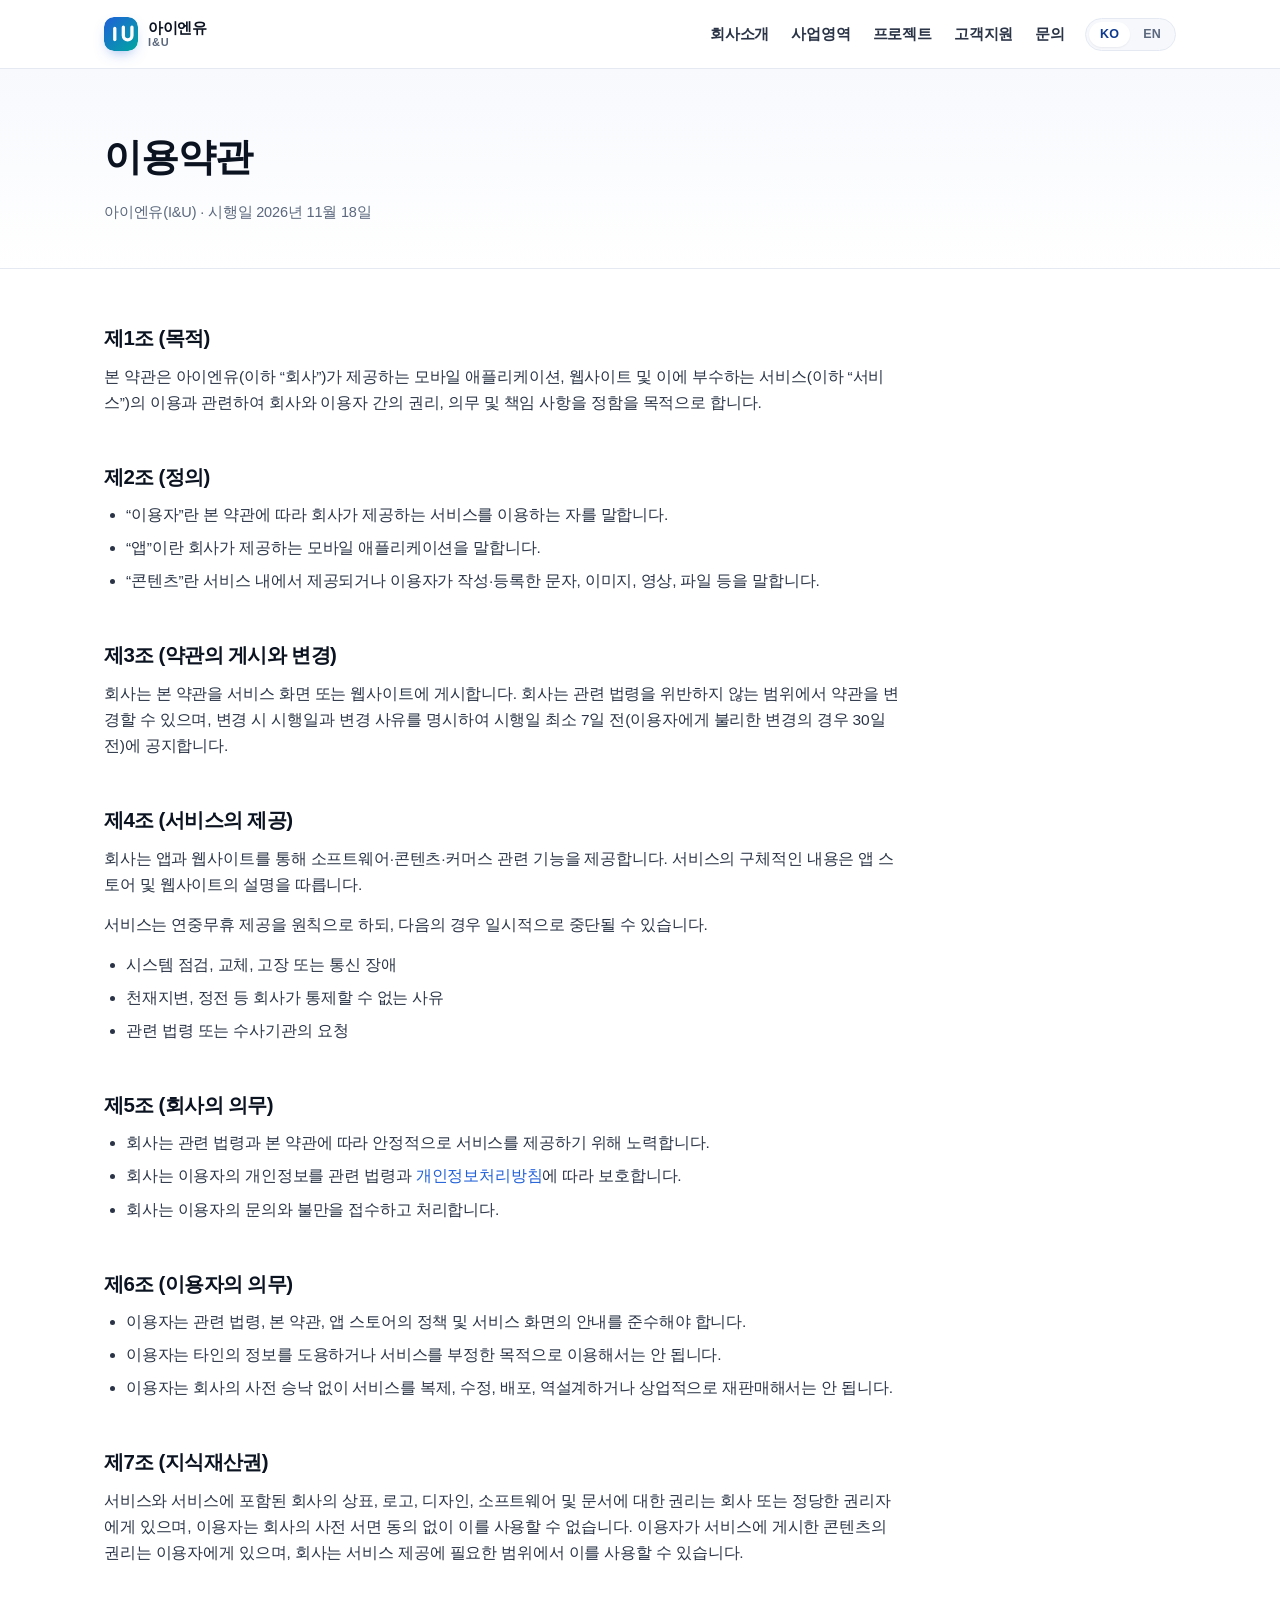
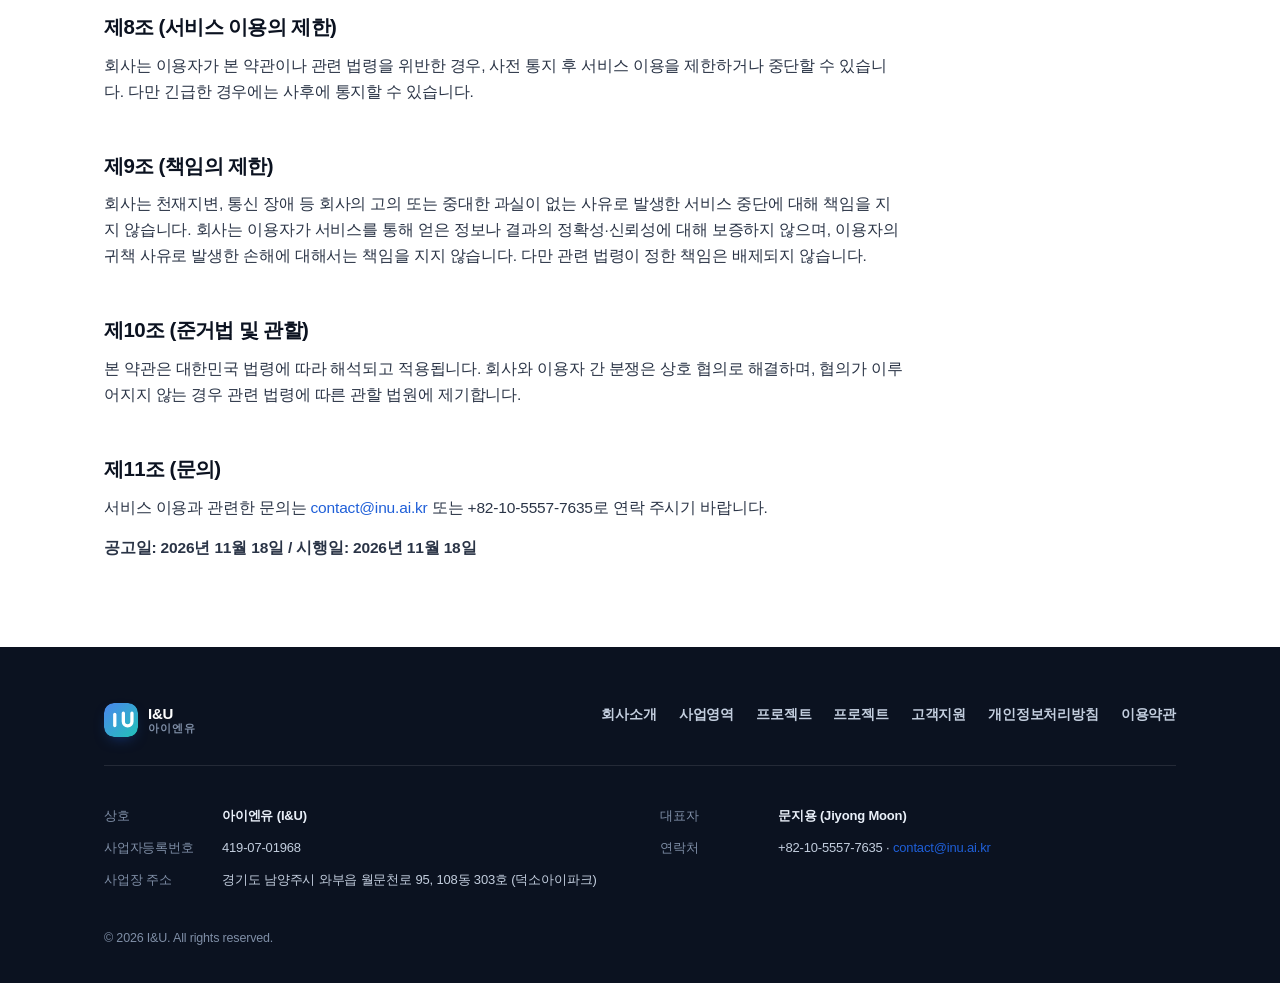
<file: terms.html>
<!DOCTYPE html>
<html lang="ko" data-lang="ko">
<head>
<meta charset="utf-8">
<meta name="viewport" content="width=device-width, initial-scale=1">
<title>이용약관 | Terms of Service — 아이엔유 I&amp;U</title>
<meta name="description" content="아이엔유(I&amp;U)가 제공하는 앱과 웹사이트 서비스의 이용약관입니다.">
<meta name="theme-color" content="#0b1220">
<link rel="icon" type="image/png" sizes="32x32" href="favicon-32.png">
<link rel="icon" type="image/svg+xml" href="favicon.svg">
<link rel="apple-touch-icon" href="apple-touch-icon.png">
<link rel="manifest" href="site.webmanifest">
<link rel="stylesheet" href="styles.css">
</head>
<body>

<header class="site-header">
  <div class="wrap header-inner">
    <a class="brand" href="index.html" aria-label="I&amp;U 아이엔유">
      <span class="brand-mark" aria-hidden="true">
        <svg viewBox="0 0 32 32" aria-hidden="true">
          <defs><linearGradient id="bg" x1="0" y1="0" x2="1" y2="1"><stop offset="0" stop-color="#1f5fd8"/><stop offset="1" stop-color="#00a8a0"/></linearGradient></defs>
          <rect width="32" height="32" rx="9" fill="url(#bg)"/>
          <rect x="8.6" y="9.2" width="3.1" height="13.6" rx="1.55" fill="#fff"/>
          <path d="M18.2 9.6v7.9a4.05 4.05 0 0 0 8.1 0V9.6" fill="none" stroke="#fff" stroke-width="3.1" stroke-linecap="round"/>
        </svg>
      </span>
      <span class="brand-text">
        <span class="brand-ko ko">아이엔유</span>
        <span class="brand-ko en">I&amp;U</span>
        <span class="brand-en">I&amp;U</span>
      </span>
    </a>

    <nav class="nav" aria-label="주요 메뉴">
      <a href="index.html#about"><span class="ko">회사소개</span><span class="en">About</span></a>
      <a href="index.html#business"><span class="ko">사업영역</span><span class="en">Business</span></a>
      <a href="index.html#projects"><span class="ko">프로젝트</span><span class="en">Projects</span></a>
      <a href="support.html" class="nav-hide-sm"><span class="ko">고객지원</span><span class="en">Support</span></a>
      <a href="index.html#contact" class="nav-contact"><span class="ko">문의</span><span class="en">Contact</span></a>
    </nav>

    <div class="lang-toggle" role="group" aria-label="Language / 언어">
      <button type="button" data-set-lang="ko" aria-pressed="true">KO</button>
      <button type="button" data-set-lang="en" aria-pressed="false">EN</button>
    </div>
  </div>
</header>

<main>
  <div class="doc-header">
    <div class="wrap">
      <h1><span class="ko">이용약관</span><span class="en">Terms of Service</span></h1>
      <p>
        <span class="ko">아이엔유(I&amp;U) · 시행일 2026년 11월 18일</span>
        <span class="en">I&amp;U (아이엔유) · Effective 18 November 2026</span>
      </p>
    </div>
  </div>

  <div class="doc-body">
    <div class="wrap"><div class="prose">

      <div class="ko">
        <h2>제1조 (목적)</h2>
        <p>본 약관은 아이엔유(이하 “회사”)가 제공하는 모바일 애플리케이션, 웹사이트 및 이에 부수하는 서비스(이하 “서비스”)의 이용과 관련하여 회사와 이용자 간의 권리, 의무 및 책임 사항을 정함을 목적으로 합니다.</p>

        <h2>제2조 (정의)</h2>
        <ul>
          <li>“이용자”란 본 약관에 따라 회사가 제공하는 서비스를 이용하는 자를 말합니다.</li>
          <li>“앱”이란 회사가 제공하는 모바일 애플리케이션을 말합니다.</li>
          <li>“콘텐츠”란 서비스 내에서 제공되거나 이용자가 작성·등록한 문자, 이미지, 영상, 파일 등을 말합니다.</li>
        </ul>

        <h2>제3조 (약관의 게시와 변경)</h2>
        <p>회사는 본 약관을 서비스 화면 또는 웹사이트에 게시합니다. 회사는 관련 법령을 위반하지 않는 범위에서 약관을 변경할 수 있으며, 변경 시 시행일과 변경 사유를 명시하여 시행일 최소 7일 전(이용자에게 불리한 변경의 경우 30일 전)에 공지합니다.</p>

        <h2>제4조 (서비스의 제공)</h2>
        <p>회사는 앱과 웹사이트를 통해 소프트웨어·콘텐츠·커머스 관련 기능을 제공합니다. 서비스의 구체적인 내용은 앱 스토어 및 웹사이트의 설명을 따릅니다.</p>
        <p>서비스는 연중무휴 제공을 원칙으로 하되, 다음의 경우 일시적으로 중단될 수 있습니다.</p>
        <ul>
          <li>시스템 점검, 교체, 고장 또는 통신 장애</li>
          <li>천재지변, 정전 등 회사가 통제할 수 없는 사유</li>
          <li>관련 법령 또는 수사기관의 요청</li>
        </ul>

        <h2>제5조 (회사의 의무)</h2>
        <ul>
          <li>회사는 관련 법령과 본 약관에 따라 안정적으로 서비스를 제공하기 위해 노력합니다.</li>
          <li>회사는 이용자의 개인정보를 관련 법령과 <a href="privacy.html">개인정보처리방침</a>에 따라 보호합니다.</li>
          <li>회사는 이용자의 문의와 불만을 접수하고 처리합니다.</li>
        </ul>

        <h2>제6조 (이용자의 의무)</h2>
        <ul>
          <li>이용자는 관련 법령, 본 약관, 앱 스토어의 정책 및 서비스 화면의 안내를 준수해야 합니다.</li>
          <li>이용자는 타인의 정보를 도용하거나 서비스를 부정한 목적으로 이용해서는 안 됩니다.</li>
          <li>이용자는 회사의 사전 승낙 없이 서비스를 복제, 수정, 배포, 역설계하거나 상업적으로 재판매해서는 안 됩니다.</li>
        </ul>

        <h2>제7조 (지식재산권)</h2>
        <p>서비스와 서비스에 포함된 회사의 상표, 로고, 디자인, 소프트웨어 및 문서에 대한 권리는 회사 또는 정당한 권리자에게 있으며, 이용자는 회사의 사전 서면 동의 없이 이를 사용할 수 없습니다. 이용자가 서비스에 게시한 콘텐츠의 권리는 이용자에게 있으며, 회사는 서비스 제공에 필요한 범위에서 이를 사용할 수 있습니다.</p>

        <h2>제8조 (서비스 이용의 제한)</h2>
        <p>회사는 이용자가 본 약관이나 관련 법령을 위반한 경우, 사전 통지 후 서비스 이용을 제한하거나 중단할 수 있습니다. 다만 긴급한 경우에는 사후에 통지할 수 있습니다.</p>

        <h2>제9조 (책임의 제한)</h2>
        <p>회사는 천재지변, 통신 장애 등 회사의 고의 또는 중대한 과실이 없는 사유로 발생한 서비스 중단에 대해 책임을 지지 않습니다. 회사는 이용자가 서비스를 통해 얻은 정보나 결과의 정확성·신뢰성에 대해 보증하지 않으며, 이용자의 귀책 사유로 발생한 손해에 대해서는 책임을 지지 않습니다. 다만 관련 법령이 정한 책임은 배제되지 않습니다.</p>

        <h2>제10조 (준거법 및 관할)</h2>
        <p>본 약관은 대한민국 법령에 따라 해석되고 적용됩니다. 회사와 이용자 간 분쟁은 상호 협의로 해결하며, 협의가 이루어지지 않는 경우 관련 법령에 따른 관할 법원에 제기합니다.</p>

        <h2>제11조 (문의)</h2>
        <p>서비스 이용과 관련한 문의는 <a href="mailto:contact@inu.ai.kr">contact@inu.ai.kr</a> 또는 +82-10-5557-7635로 연락 주시기 바랍니다.</p>
        <p><strong>공고일: 2026년 11월 18일 / 시행일: 2026년 11월 18일</strong></p>
      </div>

      <div class="en">
        <h2>1. Purpose</h2>
        <p>These terms set out the rights, obligations and responsibilities between I&amp;U (“the Company”) and users in connection with the mobile applications, website and related services we provide (the “Services”).</p>

        <h2>2. Definitions</h2>
        <ul>
          <li>“User” means a person who uses the Services under these terms.</li>
          <li>“App” means the mobile application provided by the Company.</li>
          <li>“Content” means text, images, video, files and other material provided in the Services or posted by a user.</li>
        </ul>

        <h2>3. Posting and Changes</h2>
        <p>The Company posts these terms in the Services or on this website. We may change them within the limits of applicable law, announcing the effective date and the reason at least 7 days in advance (30 days for changes unfavourable to users).</p>

        <h2>4. Provision of the Services</h2>
        <p>The Company provides software, content and commerce-related features through the App and website. The specific features are described on the app store listings and this website.</p>
        <p>The Services are normally available at all times, but may be interrupted for:</p>
        <ul>
          <li>maintenance, replacement, failure or network problems;</li>
          <li>events beyond our control, such as natural disasters or power outages;</li>
          <li>requests under applicable law or from investigative authorities.</li>
        </ul>

        <h2>5. Obligations of the Company</h2>
        <ul>
          <li>We work to provide the Services stably in accordance with applicable law and these terms.</li>
          <li>We protect personal information in accordance with applicable law and our <a href="privacy.html">Privacy Policy</a>.</li>
          <li>We receive and handle user enquiries and complaints.</li>
        </ul>

        <h2>6. Obligations of Users</h2>
        <ul>
          <li>Users comply with applicable law, these terms, app store policies and the guidance shown in the Services.</li>
          <li>Users must not use another person's information or the Services for improper purposes.</li>
          <li>Users must not copy, modify, distribute, reverse engineer or commercially resell the Services without our prior consent.</li>
        </ul>

        <h2>7. Intellectual Property</h2>
        <p>Rights in the Services and in the Company's trademarks, logos, designs, software and documents belong to the Company or the rightful owner, and may not be used without prior written consent. Rights in content a user posts remain with the user, and the Company may use it to the extent needed to provide the Services.</p>

        <h2>8. Restrictions</h2>
        <p>If a user breaches these terms or applicable law, the Company may restrict or suspend use of the Services after notice; in urgent cases, notice may follow.</p>

        <h2>9. Limitation of Liability</h2>
        <p>The Company is not liable for interruptions caused by events outside its control, such as natural disasters or network failures, nor does it warrant the accuracy or reliability of information or results obtained through the Services. Nothing here excludes liability required by applicable law.</p>

        <h2>10. Governing Law and Jurisdiction</h2>
        <p>These terms are governed by the laws of the Republic of Korea. Disputes are resolved through discussion and, failing that, before the competent court under applicable law.</p>

        <h2>11. Contact</h2>
        <p>For questions about these terms, write to <a href="mailto:contact@inu.ai.kr">contact@inu.ai.kr</a> or call +82-10-5557-7635.</p>
        <p><strong>Announced 18 November 2026 · Effective 18 November 2026</strong></p>
      </div>

    </div>
  </div></div>
</main>

<footer class="site-footer">
  <div class="wrap">
    <div class="footer-top">
      <a class="brand" href="index.html" aria-label="I&amp;U 아이엔유">
        <span class="brand-mark" aria-hidden="true">
          <svg viewBox="0 0 32 32" aria-hidden="true">
            <defs><linearGradient id="bgf" x1="0" y1="0" x2="1" y2="1"><stop offset="0" stop-color="#4b86ee"/><stop offset="1" stop-color="#22c2b8"/></linearGradient></defs>
            <rect width="32" height="32" rx="9" fill="url(#bgf)"/>
            <rect x="8.6" y="9.2" width="3.1" height="13.6" rx="1.55" fill="#fff"/>
            <path d="M18.2 9.6v7.9a4.05 4.05 0 0 0 8.1 0V9.6" fill="none" stroke="#fff" stroke-width="3.1" stroke-linecap="round"/>
          </svg>
        </span>
        <span class="brand-text">
          <span class="brand-ko">I&amp;U</span>
          <span class="brand-en">아이엔유</span>
        </span>
      </a>
      <nav class="footer-nav" aria-label="바닥글 메뉴">
        <a href="index.html#about"><span class="ko">회사소개</span><span class="en">About</span></a>
        <a href="index.html#business"><span class="ko">사업영역</span><span class="en">Business</span></a>
        <a href="index.html#projects"><span class="ko">프로젝트</span><span class="en">Projects</span></a>
      <a href="index.html#projects"><span class="ko">프로젝트</span><span class="en">Projects</span></a>
        <a href="support.html"><span class="ko">고객지원</span><span class="en">Support</span></a>
        <a href="privacy.html"><span class="ko">개인정보처리방침</span><span class="en">Privacy Policy</span></a>
        <a href="terms.html"><span class="ko">이용약관</span><span class="en">Terms of Service</span></a>
      </nav>
    </div>
    <dl class="legal">
      <div><dt><span class="ko">상호</span><span class="en">Company</span></dt><dd><strong>아이엔유 (I&amp;U)</strong></dd></div>
      <div><dt><span class="ko">대표자</span><span class="en">Representative</span></dt><dd><strong>문지용 (Jiyong Moon)</strong></dd></div>
      <div><dt><span class="ko">사업자등록번호</span><span class="en">Business Reg. No.</span></dt><dd>419-07-01968</dd></div>
      <div><dt><span class="ko">연락처</span><span class="en">Contact</span></dt><dd>+82-10-5557-7635 · <a href="mailto:contact@inu.ai.kr">contact@inu.ai.kr</a></dd></div>
      <div>
        <dt><span class="ko">사업장 주소</span><span class="en">Address</span></dt>
        <dd>
          <span class="ko">경기도 남양주시 와부읍 월문천로 95, 108동 303호 (덕소아이파크)</span>
          <span class="en">108-303, 95 Wolmuncheon-ro, Wabu-eup, Namyangju-si, Gyeonggi-do 12213, Republic of Korea</span>
        </dd>
      </div>
    </dl>
    <p class="copyright">© 2026 I&amp;U. All rights reserved.</p>
  </div>
</footer>

<script src="main.js"></script>
</body>
</html>
</file>
<file: styles.css>
/* I&U (아이엔유) — official website
   Design: single stylesheet, no external assets, no CDN dependencies. */

:root {
  --ink: #0b1220;
  --ink-soft: #2a3446;
  --muted: #5b687d;
  --line: #e4e9f2;
  --bg: #ffffff;
  --bg-soft: #f6f8fc;
  --brand: #1f5fd8;
  --brand-deep: #0e3b8f;
  --brand-soft: #eaf1ff;
  --accent: #00a8a0;
  --radius: 18px;
  --shadow-sm: 0 1px 2px rgba(11, 18, 32, .06), 0 8px 24px -16px rgba(11, 18, 32, .25);
  --shadow-md: 0 2px 4px rgba(11, 18, 32, .05), 0 18px 40px -24px rgba(11, 18, 32, .35);
  --wrap: 1120px;
  --font: "Pretendard", "Pretendard Variable", -apple-system, BlinkMacSystemFont,
    "Apple SD Gothic Neo", "Segoe UI", "Malgun Gothic", Roboto, "Noto Sans KR",
    "Helvetica Neue", Arial, "Liberation Sans", sans-serif;
}

* { box-sizing: border-box; }

html {
  -webkit-text-size-adjust: 100%;
  scroll-behavior: smooth;
}

body {
  margin: 0;
  font-family: var(--font);
  color: var(--ink);
  background: var(--bg);
  font-size: 17px;
  line-height: 1.68;
  letter-spacing: -0.01em;
  -webkit-font-smoothing: antialiased;
  overflow-wrap: break-word;
}

img, svg { max-width: 100%; display: block; }

a { color: var(--brand); text-decoration: none; }
a:hover { text-decoration: underline; text-underline-offset: 3px; }

.wrap {
  max-width: var(--wrap);
  margin: 0 auto;
  padding: 0 24px;
}

/* ---------- language switch ---------- */
[data-lang="ko"] .en { display: none !important; }
[data-lang="en"] .ko { display: none !important; }

/* ---------- header ---------- */
.site-header {
  position: sticky;
  top: 0;
  z-index: 50;
  background: rgba(255, 255, 255, .86);
  backdrop-filter: saturate(180%) blur(14px);
  -webkit-backdrop-filter: saturate(180%) blur(14px);
  border-bottom: 1px solid var(--line);
}

.header-inner {
  display: flex;
  align-items: center;
  gap: 20px;
  min-height: 68px;
}

.brand {
  display: inline-flex;
  align-items: center;
  gap: 10px;
  color: var(--ink);
  font-weight: 700;
  letter-spacing: -0.02em;
  flex: 0 0 auto;
}
.brand:hover { text-decoration: none; }

.brand-mark {
  width: 34px;
  height: 34px;
  border-radius: 10px;
  overflow: hidden;
  box-shadow: 0 6px 16px -8px rgba(31, 95, 216, .8);
  flex: 0 0 auto;
}

.brand-text { display: flex; flex-direction: column; line-height: 1.15; }
.brand-ko { font-size: 15px; font-weight: 700; }
.brand-en { font-size: 11px; font-weight: 600; color: var(--muted); letter-spacing: .08em; }

.nav {
  display: flex;
  align-items: center;
  gap: 22px;
  margin-left: auto;
  font-size: 15px;
  font-weight: 600;
  color: var(--ink-soft);
}
.nav a { color: inherit; }
.nav a:hover { color: var(--brand); text-decoration: none; }

.lang-toggle {
  display: inline-flex;
  border: 1px solid var(--line);
  border-radius: 999px;
  background: var(--bg-soft);
  padding: 3px;
  gap: 2px;
}
.lang-toggle button {
  font: inherit;
  font-size: 12.5px;
  font-weight: 700;
  letter-spacing: .02em;
  border: 0;
  background: transparent;
  color: var(--muted);
  padding: 5px 11px;
  border-radius: 999px;
  cursor: pointer;
  line-height: 1.2;
}
.lang-toggle button[aria-pressed="true"] {
  background: #fff;
  color: var(--brand-deep);
  box-shadow: var(--shadow-sm);
}

/* ---------- buttons ---------- */
.btn {
  display: inline-flex;
  align-items: center;
  justify-content: center;
  gap: 8px;
  font: inherit;
  font-size: 15.5px;
  font-weight: 700;
  padding: 13px 22px;
  border-radius: 12px;
  border: 1px solid transparent;
  cursor: pointer;
  transition: transform .18s ease, box-shadow .18s ease, background .18s ease;
  white-space: nowrap;
}
.btn:hover { text-decoration: none; transform: translateY(-1px); }
.btn-primary { background: var(--brand); color: #fff; box-shadow: 0 10px 24px -12px rgba(31, 95, 216, .9); }
.btn-primary:hover { background: var(--brand-deep); }
.btn-ghost { background: #fff; color: var(--ink); border-color: #d5dded; }
.btn-ghost:hover { border-color: #b9c7de; }
.btn-on-dark { background: #fff; color: var(--brand-deep); }
.btn-on-dark:hover { background: #eef3ff; }

/* ---------- hero ---------- */
.hero {
  position: relative;
  overflow: hidden;
  background:
    radial-gradient(900px 420px at 12% -10%, #e8f0ff 0%, rgba(232, 240, 255, 0) 70%),
    radial-gradient(760px 380px at 92% 8%, #e6fbf8 0%, rgba(230, 251, 248, 0) 68%),
    linear-gradient(180deg, #ffffff 0%, #f7f9fd 100%);
  border-bottom: 1px solid var(--line);
}

.hero-inner {
  display: grid;
  grid-template-columns: minmax(0, 1.15fr) minmax(0, .85fr);
  gap: 56px;
  align-items: center;
  padding: 88px 0 84px;
}

.eyebrow {
  display: inline-flex;
  align-items: center;
  gap: 8px;
  font-size: 12.5px;
  font-weight: 700;
  letter-spacing: .12em;
  text-transform: uppercase;
  color: var(--brand-deep);
  background: var(--brand-soft);
  border: 1px solid #d3e0ff;
  padding: 6px 12px;
  border-radius: 999px;
  margin: 0 0 22px;
}

.hero h1 {
  font-size: clamp(2.05rem, 4.4vw, 3.35rem);
  line-height: 1.22;
  letter-spacing: -0.035em;
  margin: 0 0 20px;
  font-weight: 800;
  text-wrap: balance;
}

.hero h1 em {
  font-style: normal;
  color: var(--brand);
}

.hero-lead {
  font-size: clamp(1rem, 1.35vw, 1.14rem);
  color: var(--ink-soft);
  margin: 0 0 30px;
  max-width: 34em;
}

.hero-actions { display: flex; flex-wrap: wrap; gap: 12px; margin-bottom: 26px; }

.hero-note {
  font-size: 13.5px;
  color: var(--muted);
  display: flex;
  flex-wrap: wrap;
  gap: 6px 14px;
  margin: 0;
}
.hero-note span { position: relative; }
.hero-note span + span::before {
  content: "·";
  position: absolute;
  left: -9px;
  color: #b9c4d6;
}

/* hero visual card */
.hero-card {
  background: #fff;
  border: 1px solid var(--line);
  border-radius: 22px;
  box-shadow: var(--shadow-md);
  padding: 22px;
}

.mock-top {
  display: flex;
  align-items: center;
  gap: 8px;
  padding-bottom: 16px;
  border-bottom: 1px solid var(--line);
}
.dot { width: 9px; height: 9px; border-radius: 50%; background: #dfe5ef; }
.dot.on { background: var(--accent); }
.mock-title { margin-left: 6px; font-size: 12px; font-weight: 700; letter-spacing: .06em; color: var(--muted); text-transform: uppercase; }

.mock-rows { display: grid; gap: 12px; padding-top: 16px; }
.mock-row {
  display: flex;
  align-items: center;
  gap: 12px;
  padding: 12px 14px;
  border-radius: 12px;
  background: var(--bg-soft);
  border: 1px solid #eef2f9;
}
.mock-icon {
  width: 30px; height: 30px; border-radius: 9px;
  display: grid; place-items: center;
  background: #fff; border: 1px solid var(--line);
  font-size: 14px; flex: 0 0 auto;
}
.mock-row b { display: block; font-size: 13.5px; font-weight: 700; letter-spacing: -0.01em; }
.mock-row small { display: block; font-size: 12px; color: var(--muted); line-height: 1.4; }
.mock-bar {
  height: 6px; border-radius: 999px;
  background: linear-gradient(90deg, var(--brand), var(--accent));
  margin-top: 6px;
}

/* ---------- sections ---------- */
.section { padding: 84px 0; }
.section--soft { background: var(--bg-soft); border-top: 1px solid var(--line); border-bottom: 1px solid var(--line); }

.section-head { max-width: 46em; margin-bottom: 44px; }
.section-label {
  font-size: 12.5px;
  font-weight: 800;
  letter-spacing: .14em;
  text-transform: uppercase;
  color: var(--brand);
  margin: 0 0 12px;
}
h2 {
  font-size: clamp(1.5rem, 2.7vw, 2.05rem);
  line-height: 1.3;
  letter-spacing: -0.03em;
  margin: 0 0 14px;
  font-weight: 800;
  text-wrap: balance;
}
.section-head p { margin: 0; color: var(--ink-soft); font-size: 1.02rem; }

/* about */
.about-grid {
  display: grid;
  grid-template-columns: minmax(0, 1fr) minmax(0, 1fr);
  gap: 56px;
  align-items: start;
}
.about-copy p { margin: 0 0 16px; color: var(--ink-soft); }
.about-copy p:last-child { margin-bottom: 0; }
.about-copy strong { color: var(--ink); font-weight: 700; }

.facts { display: grid; gap: 14px; }
.fact {
  display: flex;
  gap: 14px;
  padding: 18px 20px;
  background: #fff;
  border: 1px solid var(--line);
  border-radius: 14px;
  box-shadow: var(--shadow-sm);
}
.fact-num {
  font-size: 12px; font-weight: 800; color: var(--brand);
  background: var(--brand-soft);
  border-radius: 8px;
  width: 28px; height: 28px;
  display: grid; place-items: center;
  flex: 0 0 auto;
  margin-top: 2px;
}
.fact h3 { margin: 0 0 3px; font-size: 15.5px; letter-spacing: -0.02em; }
.fact p { margin: 0; font-size: 14px; color: var(--muted); line-height: 1.6; }

/* services */
.cards { display: grid; grid-template-columns: repeat(3, minmax(0, 1fr)); gap: 22px; }
.card {
  background: #fff;
  border: 1px solid var(--line);
  border-radius: var(--radius);
  padding: 26px 24px 24px;
  box-shadow: var(--shadow-sm);
  transition: transform .2s ease, box-shadow .2s ease, border-color .2s ease;
  display: flex;
  flex-direction: column;
}
.card:hover { transform: translateY(-3px); box-shadow: var(--shadow-md); border-color: #cfdaf0; }
.card-icon {
  width: 42px; height: 42px;
  border-radius: 12px;
  display: grid; place-items: center;
  background: linear-gradient(140deg, #eaf1ff, #e9fbf8);
  border: 1px solid #dbe6fa;
  margin-bottom: 18px;
  color: var(--brand);
}
.card h3 { font-size: 1.08rem; margin: 0 0 4px; letter-spacing: -0.025em; }
.card .card-sub { font-size: 12.5px; font-weight: 700; letter-spacing: .06em; text-transform: uppercase; color: var(--muted); margin: 0 0 12px; }
.card p { margin: 0 0 16px; color: var(--ink-soft); font-size: 14.5px; line-height: 1.65; }
.tags { display: flex; flex-wrap: wrap; gap: 6px; margin-top: auto; padding: 0; list-style: none; }
.tags li {
  font-size: 12px;
  font-weight: 600;
  color: var(--ink-soft);
  background: var(--bg-soft);
  border: 1px solid var(--line);
  border-radius: 999px;
  padding: 4px 9px;
}

/* what we do */
.whatdo {
  display: grid;
  grid-template-columns: minmax(0, 1fr) minmax(0, 1fr);
  gap: 52px;
  align-items: start;
}
.whatdo-intro h2 { margin-bottom: 16px; }
.whatdo-intro p { margin: 0 0 14px; color: var(--ink-soft); }
.whatdo-intro p:last-child { margin-bottom: 0; }
.whatdo-link { margin: 24px 0 0 !important; }
.whatdo-link a { font-size: 15px; font-weight: 700; }
.whatdo-list { display: grid; gap: 14px; margin: 0; padding: 0; list-style: none; }
.whatdo-item {
  display: flex;
  gap: 14px;
  padding: 18px 20px;
  background: #fff;
  border: 1px solid var(--line);
  border-radius: 14px;
  box-shadow: var(--shadow-sm);
}
.whatdo-item h3 { margin: 0 0 3px; font-size: 15.5px; letter-spacing: -0.02em; }
.whatdo-item p { margin: 0; font-size: 14px; color: var(--muted); line-height: 1.6; }

/* projects */
.projects { display: grid; grid-template-columns: repeat(3, minmax(0, 1fr)); gap: 22px; }
.project {
  display: flex;
  flex-direction: column;
  background: #fff;
  border: 1px solid var(--line);
  border-radius: var(--radius);
  overflow: hidden;
  box-shadow: var(--shadow-sm);
  transition: transform .2s ease, box-shadow .2s ease, border-color .2s ease;
}
.project:hover { transform: translateY(-3px); box-shadow: var(--shadow-md); border-color: #cfdaf0; }

/* 대표 사진 슬롯: <img> 를 넣으면 이 영역을 그대로 채웁니다 (16:10) */
.proj-media {
  position: relative;
  margin: 0;
  aspect-ratio: 16 / 10;
  display: grid;
  place-items: center;
  background:
    radial-gradient(120% 90% at 12% 8%, #eaf1ff 0%, rgba(234, 241, 255, 0) 62%),
    radial-gradient(120% 90% at 88% 92%, #e3f7f4 0%, rgba(227, 247, 244, 0) 60%),
    linear-gradient(150deg, #f4f8ff 0%, #eef3fa 100%);
  border-bottom: 1px solid var(--line);
}
.proj-media::after {
  content: "";
  position: absolute;
  inset: 12px;
  border: 1px dashed rgba(150, 174, 209, .55);
  border-radius: 12px;
  pointer-events: none;
}
.proj-media img,
.proj-media picture {
  position: relative;
  z-index: 1;
  width: 100%;
  height: 100%;
  object-fit: cover;
  display: block;
}
.proj-media:has(img)::after { display: none; }
.proj-art { display: grid; justify-items: center; gap: 8px; }
.proj-mono {
  font-size: clamp(1.7rem, 3vw, 2.1rem);
  font-weight: 800;
  letter-spacing: .12em;
  color: #a9bcd8;
  line-height: 1;
}
.proj-art-note {
  font-size: 11px;
  font-weight: 700;
  letter-spacing: .12em;
  text-transform: uppercase;
  color: #9aaac2;
}
.proj-badge {
  position: absolute;
  top: 14px;
  left: 14px;
  z-index: 2;
  display: inline-flex;
  align-items: center;
  gap: 6px;
  font-size: 11.5px;
  font-weight: 700;
  letter-spacing: .02em;
  color: var(--brand-deep);
  background: rgba(255, 255, 255, .92);
  border: 1px solid #d7e2f5;
  border-radius: 999px;
  padding: 5px 10px;
  box-shadow: var(--shadow-sm);
}
.proj-badge::before {
  content: "";
  width: 6px;
  height: 6px;
  border-radius: 50%;
  background: var(--accent);
}
.project-body { padding: 20px 22px 22px; display: flex; flex-direction: column; flex: 1 1 auto; }
.proj-sub {
  font-size: 12px;
  font-weight: 700;
  letter-spacing: .08em;
  text-transform: uppercase;
  color: var(--muted);
  margin: 0 0 6px;
}
.project h3 { font-size: 1.08rem; margin: 0 0 10px; letter-spacing: -0.025em; }
.proj-en { font-size: .78em; font-weight: 600; color: var(--muted); letter-spacing: 0; margin-left: 4px; }
.project-body > p { margin: 0 0 16px; color: var(--ink-soft); font-size: 14.5px; line-height: 1.65; }
.projects-note {
  margin: 30px 0 0;
  font-size: 14px;
  color: var(--muted);
  max-width: 62em;
}
.projects-note a { font-weight: 600; }

/* contact */
.contact-card {
  background: linear-gradient(150deg, #0c1a33 0%, #102a52 55%, #0b2038 100%);
  border-radius: 24px;
  color: #fff;
  padding: 46px;
  display: grid;
  grid-template-columns: minmax(0, 1.05fr) minmax(0, .95fr);
  gap: 44px;
  box-shadow: 0 30px 60px -40px rgba(11, 26, 51, .9);
}
.contact-card h2 { color: #fff; margin-bottom: 12px; }
.contact-card .section-label { color: #7fb4ff; }
.contact-card p { color: #c3d0e4; margin: 0 0 24px; }
.contact-list { display: grid; gap: 14px; margin: 0; padding: 0; list-style: none; }
.contact-list li { display: grid; gap: 2px; }
.contact-list .label { font-size: 11.5px; font-weight: 800; letter-spacing: .12em; text-transform: uppercase; color: #8ba3c4; }
.contact-list a, .contact-list span.value { color: #fff; font-size: 15.5px; font-weight: 600; }
.contact-list a:hover { color: #cfe1ff; }
.contact-side { border-left: 1px solid rgba(255, 255, 255, .13); padding-left: 40px; display: flex; flex-direction: column; gap: 18px; }
.contact-side h3 { font-size: 13px; letter-spacing: .1em; text-transform: uppercase; color: #8ba3c4; margin: 0; font-weight: 800; }
.contact-side p { margin: 0; font-size: 14.5px; color: #d5e0f0; }
.contact-side a { color: #fff; }
.mini-links { display: grid; gap: 10px; margin: 0; padding: 0; list-style: none; }
.mini-links a {
  display: flex; justify-content: space-between; align-items: center; gap: 12px;
  background: rgba(255, 255, 255, .07);
  border: 1px solid rgba(255, 255, 255, .13);
  border-radius: 11px;
  padding: 11px 14px;
  font-size: 14px;
  font-weight: 600;
  color: #fff;
}
.mini-links a:hover { background: rgba(255, 255, 255, .13); text-decoration: none; }
.mini-links .arrow { color: #8ba3c4; }

/* ---------- footer ---------- */
.site-footer { background: var(--ink); color: #a9b6ca; padding: 56px 0 34px; font-size: 14px; }
.footer-top { display: flex; flex-wrap: wrap; gap: 28px; justify-content: space-between; align-items: flex-start; padding-bottom: 28px; border-bottom: 1px solid rgba(255, 255, 255, .1); }
.site-footer .brand, .site-footer .brand-ko { color: #fff; }
.site-footer .brand-en { color: #7f8ea6; }
.footer-nav { display: flex; flex-wrap: wrap; gap: 8px 22px; font-weight: 600; }
.footer-nav a { color: #c3cede; }
.footer-nav a:hover { color: #fff; }

.legal { display: grid; grid-template-columns: repeat(2, minmax(0, 1fr)); gap: 10px 40px; padding: 26px 0 10px; font-size: 13px; line-height: 1.7; }
.legal div { display: flex; gap: 10px; }
.legal dt { color: #7f8ea6; flex: 0 0 auto; min-width: 108px; }
.legal dd { margin: 0; color: #c3cede; }
.legal strong { color: #eaf0f9; font-weight: 600; }
.copyright { color: #7f8ea6; font-size: 12.5px; padding-top: 14px; margin: 0; }

/* ---------- document pages (privacy / terms / support) ---------- */
.doc-header {
  background: linear-gradient(180deg, #f7f9fd, #fff);
  border-bottom: 1px solid var(--line);
  padding: 56px 0 44px;
}
.doc-header h1 { font-size: clamp(1.7rem, 3.4vw, 2.4rem); letter-spacing: -0.03em; margin: 0 0 10px; font-weight: 800; }
.doc-header p { margin: 0; color: var(--muted); font-size: 14.5px; }
.doc-body { padding: 48px 0 72px; }
.prose { max-width: 800px; }
.prose h2 { font-size: 1.28rem; margin: 40px 0 12px; padding-top: 8px; }
.prose h2:first-child { margin-top: 0; }
.prose h3 { font-size: 1.03rem; margin: 24px 0 8px; letter-spacing: -0.02em; }
.prose p, .prose li { color: var(--ink-soft); font-size: 15.5px; }
.prose p { margin: 0 0 14px; }
.prose ul, .prose ol { margin: 0 0 16px; padding-left: 22px; }
.prose li { margin-bottom: 7px; }
.prose table { width: 100%; border-collapse: collapse; margin: 8px 0 20px; font-size: 14.5px; }
.prose th, .prose td { border: 1px solid var(--line); padding: 10px 12px; text-align: left; vertical-align: top; }
.prose th { background: var(--bg-soft); font-weight: 700; }
.prose table.kv th { width: 104px; color: var(--ink-soft); }
.prose table.stack tbody th { background: transparent; }
.prose .callout {
  background: var(--bg-soft);
  border: 1px solid var(--line);
  border-left: 3px solid var(--brand);
  border-radius: 12px;
  padding: 16px 18px;
  margin: 0 0 22px;
  font-size: 14.5px;
  color: var(--ink-soft);
}
.prose a { word-break: break-word; }

/* FAQ */
.faq { display: grid; gap: 12px; max-width: 860px; }
.faq details {
  background: #fff;
  border: 1px solid var(--line);
  border-radius: 14px;
  padding: 4px 20px;
  box-shadow: var(--shadow-sm);
}
.faq summary {
  cursor: pointer;
  font-weight: 700;
  font-size: 15.5px;
  padding: 15px 0;
  list-style: none;
  display: flex;
  justify-content: space-between;
  gap: 16px;
  letter-spacing: -0.02em;
}
.faq summary::-webkit-details-marker { display: none; }
.faq summary::after { content: "+"; color: var(--brand); font-weight: 700; }
.faq details[open] summary::after { content: "–"; }
.faq .answer { padding: 0 0 16px; color: var(--ink-soft); font-size: 15px; }
.faq .answer p { margin: 0 0 10px; }
.faq .answer p:last-child { margin-bottom: 0; }

/* ---------- responsive ---------- */
@media (max-width: 900px) {
  .hero-inner { grid-template-columns: 1fr; gap: 40px; padding: 64px 0 60px; }
  .about-grid { grid-template-columns: 1fr; gap: 34px; }
  .whatdo { grid-template-columns: 1fr; gap: 32px; }
  .cards { grid-template-columns: 1fr; }
  .projects { grid-template-columns: 1fr; }
  .contact-card { grid-template-columns: 1fr; padding: 34px 26px; gap: 30px; }
  .contact-side { border-left: 0; border-top: 1px solid rgba(255,255,255,.13); padding-left: 0; padding-top: 26px; }
  .legal { grid-template-columns: 1fr; }
  .legal dt { min-width: 96px; }
}

@media (max-width: 720px) {
  body { font-size: 16px; }
  .section { padding: 60px 0; }
  .wrap { padding: 0 18px; }
  .header-inner { min-height: 62px; gap: 12px; }
  .nav { gap: 14px; font-size: 14px; }
  .nav .nav-hide-sm { display: none; }
  .brand-ko { font-size: 14px; }
  .brand-en { font-size: 10px; }
  .brand-mark { width: 30px; height: 30px; border-radius: 9px; }
  .hero h1 { letter-spacing: -0.03em; }
  .hero-actions .btn { flex: 1 1 auto; }
  .hero-note { gap: 4px 12px; }
  .hero-note span + span::before { display: none; }
  .contact-card { padding: 28px 20px; border-radius: 18px; }
  .site-footer { padding: 44px 0 28px; }
  .footer-top { gap: 20px; }
  .doc-header { padding: 40px 0 32px; }
  .doc-body { padding: 34px 0 56px; }
  .prose table { font-size: 13.8px; }
  .prose th, .prose td { padding: 9px 10px; }
  .prose table.kv th { width: 84px; }

  /* 3-column tables read as stacked cards on phones */
  .prose table.stack, .prose table.stack tbody, .prose table.stack tr,
  .prose table.stack th, .prose table.stack td { display: block; width: auto; }
  .prose table.stack { border: 0; }
  .prose table.stack thead { display: none; }
  .prose table.stack tr {
    border: 1px solid var(--line);
    border-radius: 12px;
    background: #fff;
    margin-bottom: 12px;
    overflow: hidden;
  }
  .prose table.stack td, .prose table.stack tbody th {
    border: 0;
    padding: 10px 14px;
  }
  .prose table.stack td::before {
    content: attr(data-label);
    display: block;
    font-size: 11px;
    font-weight: 800;
    letter-spacing: .08em;
    color: var(--muted);
    margin-bottom: 2px;
  }
  .prose table.stack td + td, .prose table.stack tbody th + td { border-top: 1px solid #eef2f9; }
}

/* narrow phones: keep the header on one line in both languages */
@media (max-width: 480px) {
  .header-inner { gap: 10px; }
  .nav a[href="#about"], .nav a[href="#services"],
  .nav a[href="index.html#about"], .nav a[href="index.html#services"] { display: none; }
  .nav .nav-hide-sm { display: inline; }
  .nav { gap: 12px; font-size: 14.5px; }
  .brand-en { display: none; }
  .brand-ko { font-size: 15px; }
  .lang-toggle button { padding: 5px 9px; }
}

@media (prefers-reduced-motion: reduce) {
  html { scroll-behavior: auto; }
  * { transition: none !important; }
}
</file>
